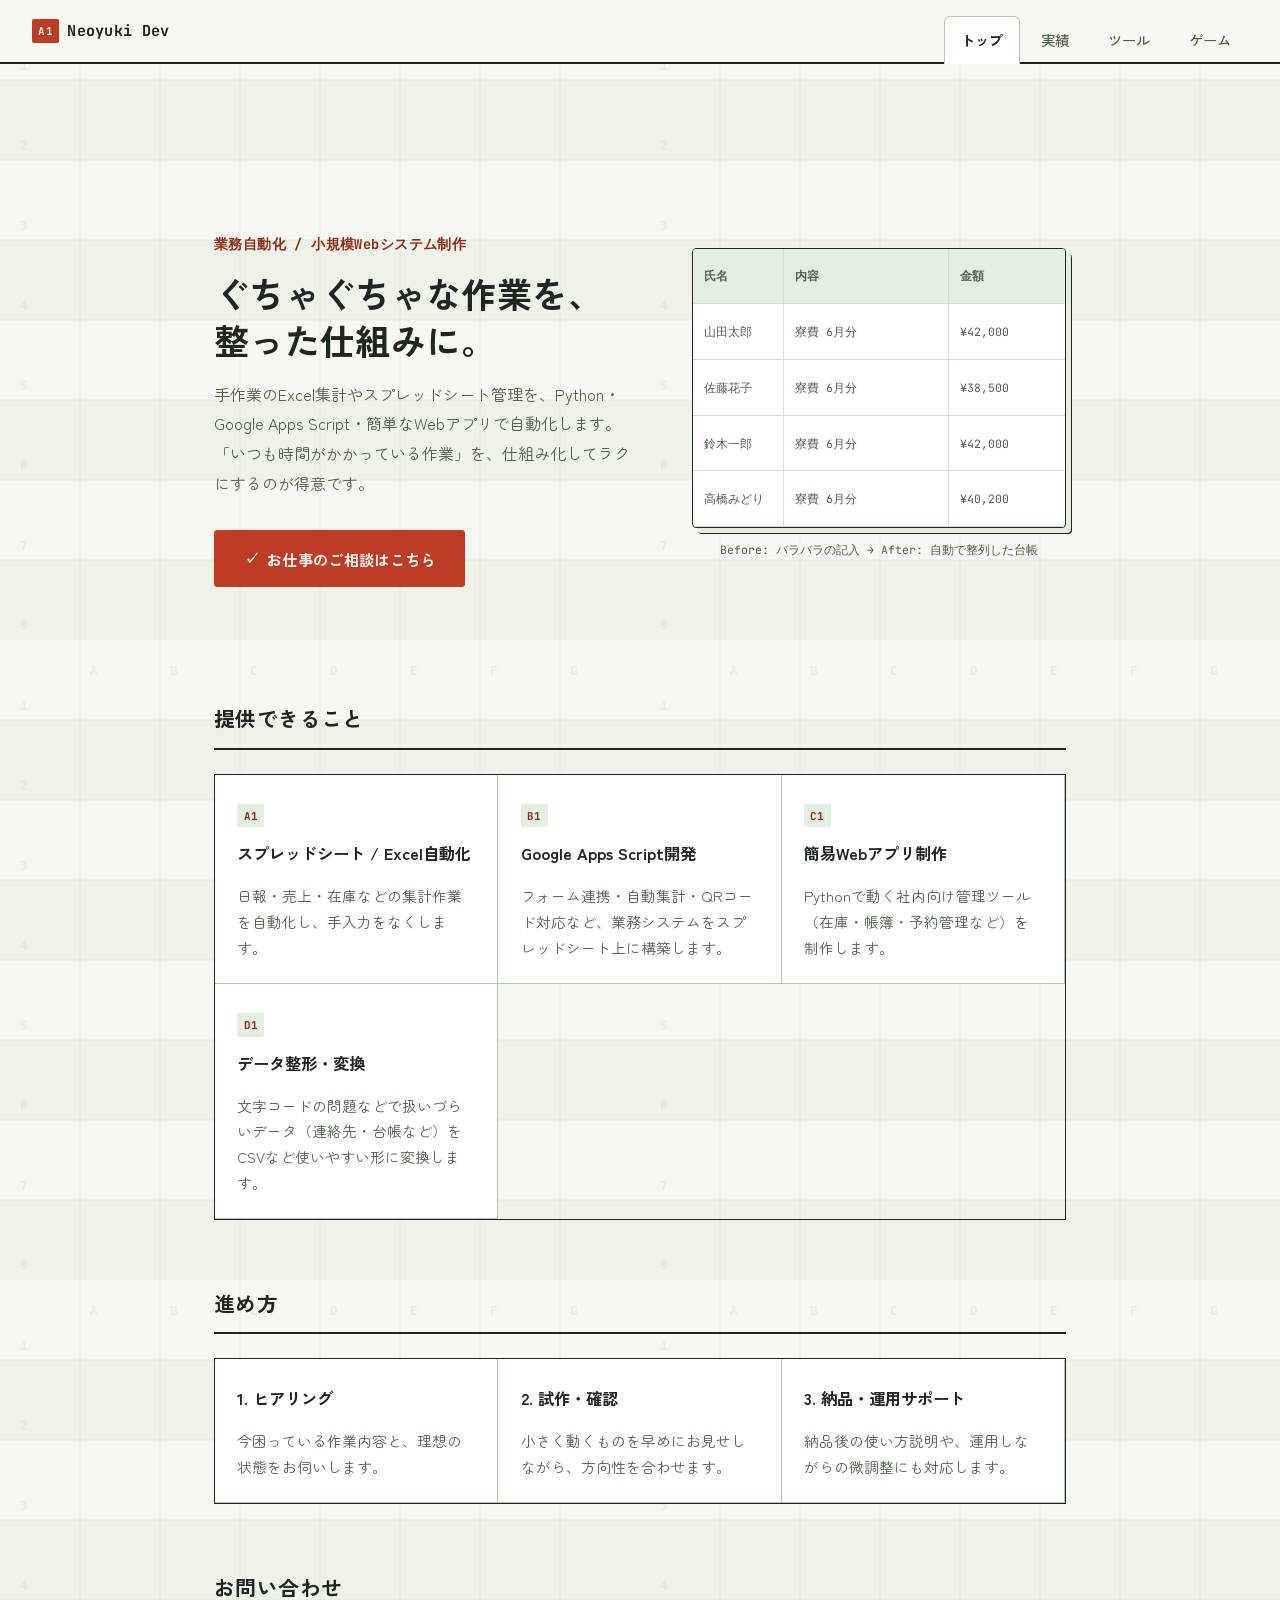
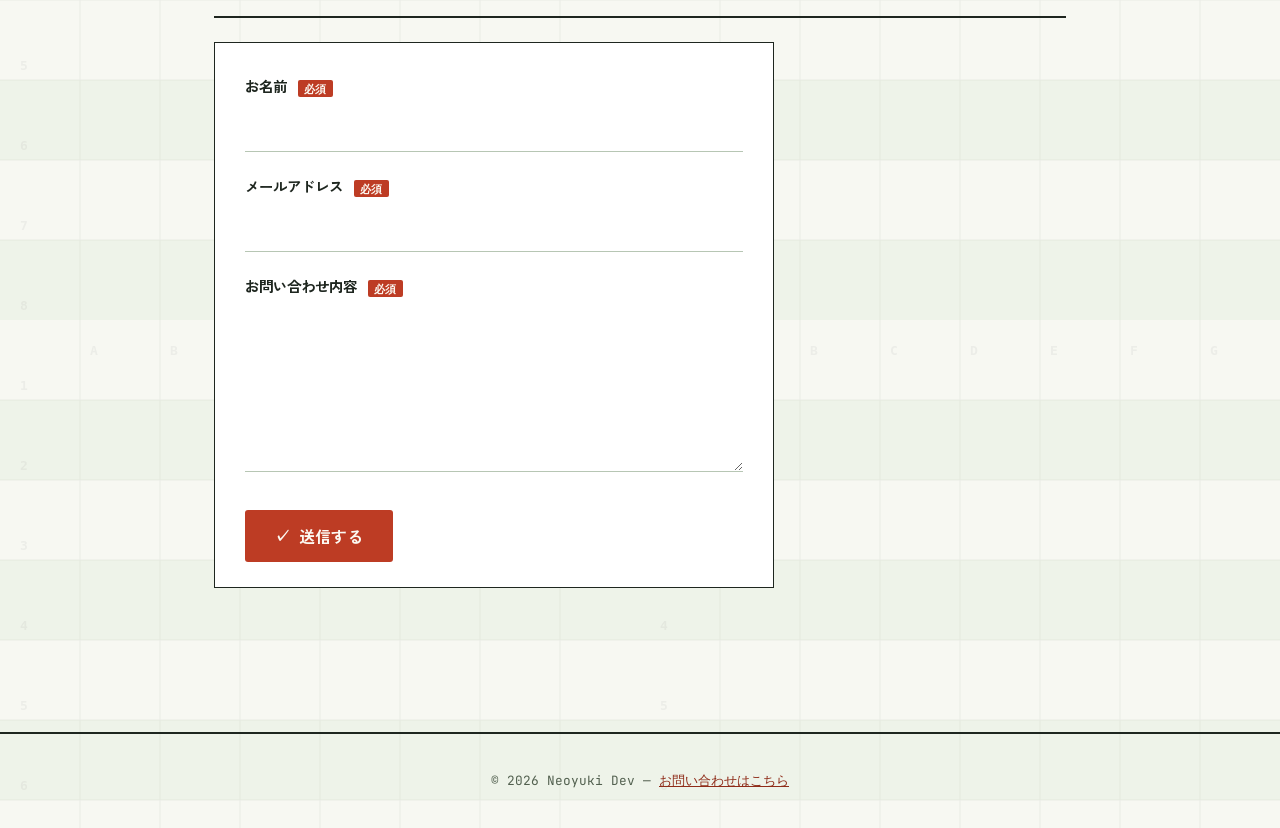
<file: index.html>
<!DOCTYPE html>
<html lang="ja">
<head>
<meta charset="UTF-8">
<meta name="viewport" content="width=device-width, initial-scale=1.0">
<title>Neoyuki Dev | 業務自動化・小規模Webシステム制作</title>
<link rel="preconnect" href="https://fonts.googleapis.com">
<link rel="preconnect" href="https://fonts.gstatic.com" crossorigin>
<link href="https://fonts.googleapis.com/css2?family=Zen+Kaku+Gothic+New:wght@500;700&family=Zen+Maru+Gothic:wght@400;500&family=JetBrains+Mono:wght@500;700&display=swap" rel="stylesheet">
<link rel="stylesheet" href="style.css">
</head>
<body>
<a class="skip-nav" href="#main-content">メインコンテンツへスキップ</a>
<header>
  <div class="logo">Neoyuki Dev</div>
  <nav>
    <a href="index.html" class="active">トップ</a>
    <a href="works.html">実績</a>
    <a href="tools.html">ツール</a>
    <a href="game.html">ゲーム</a>
  </nav>
</header>

<main id="main-content">
  <section class="hero">
    <div class="hero-grid">
      <div>
        <p class="role">業務自動化 / 小規模Webシステム制作</p>
        <h1>ぐちゃぐちゃな作業を、<br>整った仕組みに。</h1>
        <p class="lead">
          手作業のExcel集計やスプレッドシート管理を、Python・Google Apps Script・簡単なWebアプリで自動化します。
          「いつも時間がかかっている作業」を、仕組み化してラクにするのが得意です。
        </p>
        <a class="cta" href="#contact">お仕事のご相談はこちら</a>
      </div>
      <div>
        <div class="tidy-grid" aria-hidden="true">
          <div class="row">
            <span>氏名</span><span>内容</span><span>金額</span>
          </div>
          <div class="row">
            <span>山田太郎</span><span>寮費 6月分</span><span>¥42,000</span>
          </div>
          <div class="row">
            <span>佐藤花子</span><span>寮費 6月分</span><span>¥38,500</span>
          </div>
          <div class="row">
            <span>鈴木一郎</span><span>寮費 6月分</span><span>¥42,000</span>
          </div>
          <div class="row">
            <span>高橋みどり</span><span>寮費 6月分</span><span>¥40,200</span>
          </div>
        </div>
        <p class="tidy-caption">Before: バラバラの記入 → After: 自動で整列した台帳</p>
      </div>
    </div>
  </section>

  <section>
    <h2>提供できること</h2>
    <div class="cards">
      <div class="card">
        <h3>スプレッドシート / Excel自動化</h3>
        <p>日報・売上・在庫などの集計作業を自動化し、手入力をなくします。</p>
      </div>
      <div class="card">
        <h3>Google Apps Script開発</h3>
        <p>フォーム連携・自動集計・QRコード対応など、業務システムをスプレッドシート上に構築します。</p>
      </div>
      <div class="card">
        <h3>簡易Webアプリ制作</h3>
        <p>Pythonで動く社内向け管理ツール（在庫・帳簿・予約管理など）を制作します。</p>
      </div>
      <div class="card">
        <h3>データ整形・変換</h3>
        <p>文字コードの問題などで扱いづらいデータ（連絡先・台帳など）をCSVなど使いやすい形に変換します。</p>
      </div>
    </div>
  </section>

  <section>
    <h2>進め方</h2>
    <div class="cards cards-plain">
      <div class="card">
        <h3>1. ヒアリング</h3>
        <p>今困っている作業内容と、理想の状態をお伺いします。</p>
      </div>
      <div class="card">
        <h3>2. 試作・確認</h3>
        <p>小さく動くものを早めにお見せしながら、方向性を合わせます。</p>
      </div>
      <div class="card">
        <h3>3. 納品・運用サポート</h3>
        <p>納品後の使い方説明や、運用しながらの微調整にも対応します。</p>
      </div>
    </div>
  </section>

  <section id="contact">
    <h2>お問い合わせ</h2>
    <form class="contact-form" action="https://ssgform.com/s/CnlMs32fmS78" method="POST">
      <div class="form-row">
        <label for="contact-name">お名前 <span class="required">必須</span></label>
        <input type="text" id="contact-name" name="お名前" required autocomplete="name">
      </div>
      <div class="form-row">
        <label for="contact-email">メールアドレス <span class="required">必須</span></label>
        <input type="email" id="contact-email" name="メールアドレス" required autocomplete="email">
      </div>
      <div class="form-row">
        <label for="contact-message">お問い合わせ内容 <span class="required">必須</span></label>
        <textarea id="contact-message" name="お問い合わせ内容" rows="6" required></textarea>
      </div>
      <button type="submit" class="cta">送信する</button>
    </form>
  </section>
</main>

<footer>
  &copy; 2026 Neoyuki Dev — <a href="#contact">お問い合わせはこちら</a>
</footer>
</body>
</html>
</file>
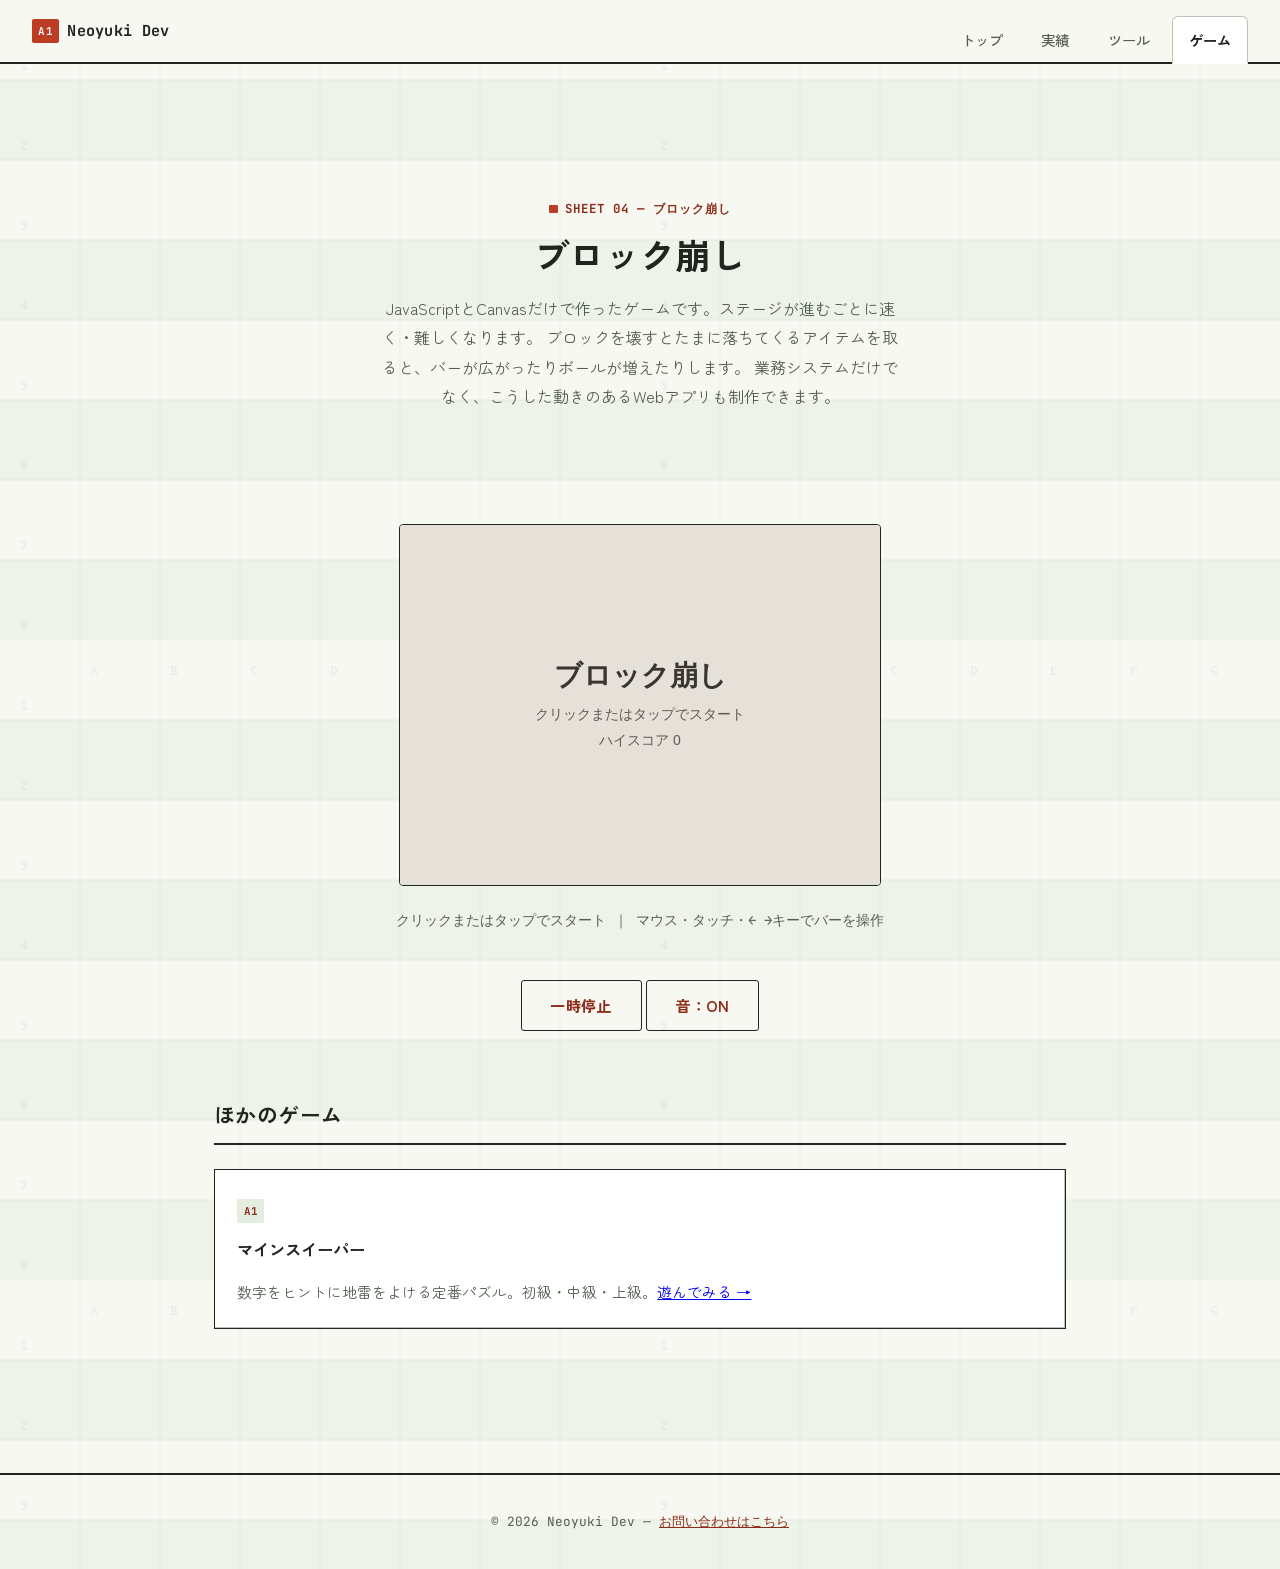
<file: game.html>
<!DOCTYPE html>
<html lang="ja">
<head>
<meta charset="UTF-8">
<meta name="viewport" content="width=device-width, initial-scale=1.0">
<title>ゲーム | Neoyuki Dev</title>
<link rel="preconnect" href="https://fonts.googleapis.com">
<link rel="preconnect" href="https://fonts.gstatic.com" crossorigin>
<link href="https://fonts.googleapis.com/css2?family=Zen+Kaku+Gothic+New:wght@500;700&family=Zen+Maru+Gothic:wght@400;500&family=JetBrains+Mono:wght@500;700&display=swap" rel="stylesheet">
<link rel="stylesheet" href="style.css">
</head>
<body>
<a class="skip-nav" href="#main-content">メインコンテンツへスキップ</a>
<header>
  <div class="logo">Neoyuki Dev</div>
  <nav>
    <a href="index.html">トップ</a>
    <a href="works.html">実績</a>
    <a href="tools.html">ツール</a>
    <a href="game.html" class="active">ゲーム</a>
  </nav>
</header>

<main id="main-content">
  <section class="hero hero-center" style="padding-top:1rem">
    <p class="cell-tag">SHEET 04 — ブロック崩し</p>
    <h1>ブロック崩し</h1>
    <p class="lead">
      JavaScriptとCanvasだけで作ったゲームです。ステージが進むごとに速く・難しくなります。
      ブロックを壊すとたまに落ちてくるアイテムを取ると、バーが広がったりボールが増えたりします。
      業務システムだけでなく、こうした動きのあるWebアプリも制作できます。
    </p>
  </section>

  <section id="game-wrap">
    <canvas id="gameCanvas" width="480" height="360"></canvas>
    <p id="game-status">クリックまたはタップでスタート ｜ マウス・タッチ・← →キーでバーを操作</p>
    <button type="button" id="pause-btn" class="cta cta-sub">一時停止</button>
    <button type="button" id="mute-btn" class="cta cta-sub">音：ON</button>
  </section>

  <section>
    <h2>ほかのゲーム</h2>
    <div class="cards">
      <div class="card">
        <h3>マインスイーパー</h3>
        <p>数字をヒントに地雷をよける定番パズル。初級・中級・上級。<a class="link" href="minesweeper.html">遊んでみる →</a></p>
      </div>
    </div>
  </section>
</main>

<footer>
  &copy; 2026 Neoyuki Dev — <a href="index.html#contact">お問い合わせはこちら</a>
</footer>

<script src="game.js"></script>
</body>
</html>
</file>
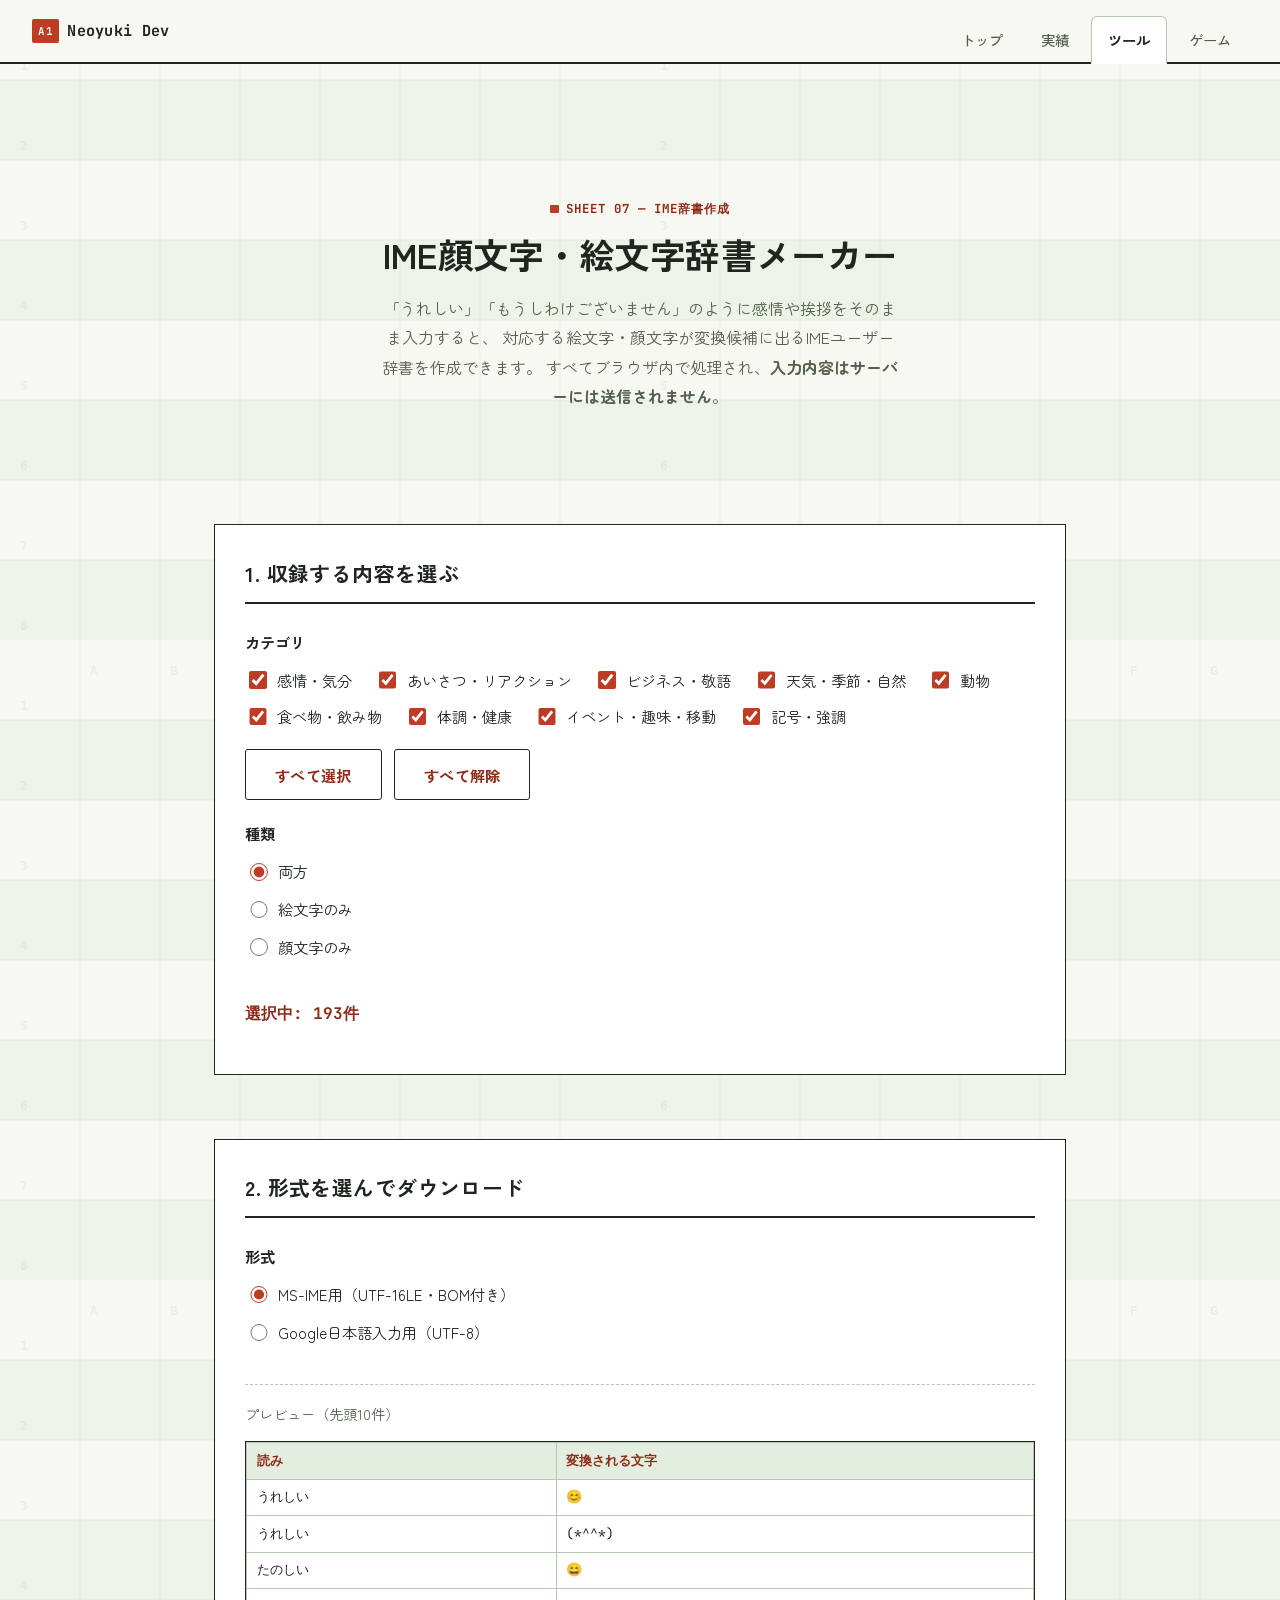
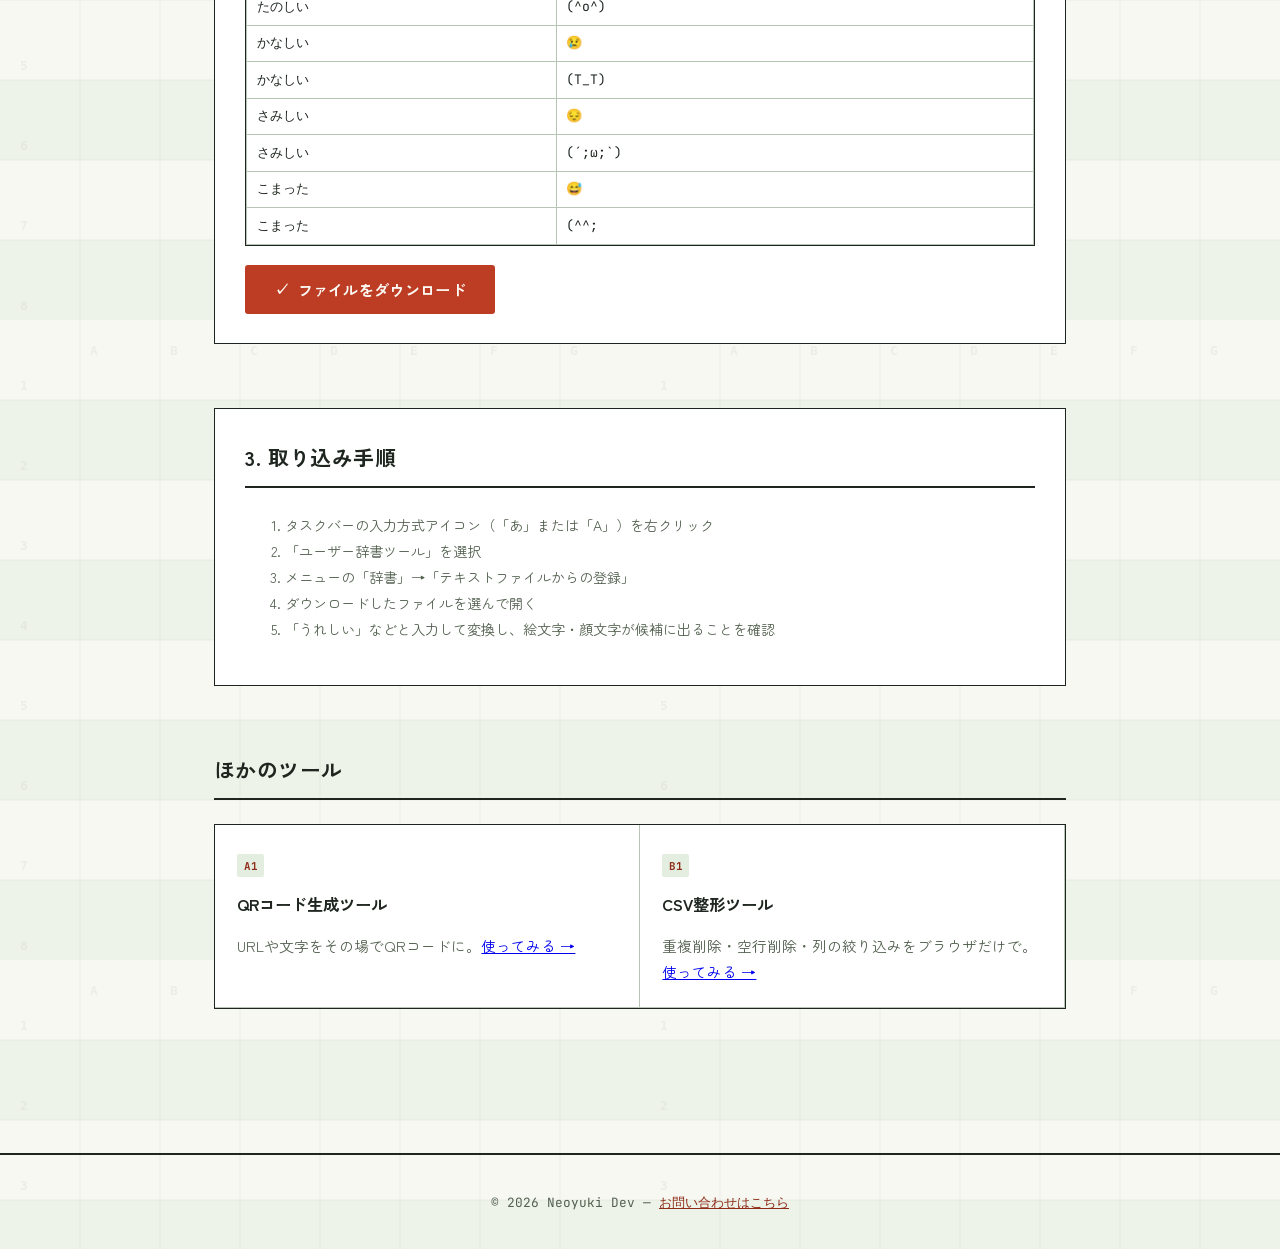
<file: ime-dict.html>
<!DOCTYPE html>
<html lang="ja">
<head>
<meta charset="UTF-8">
<meta name="viewport" content="width=device-width, initial-scale=1.0">
<title>IME顔文字・絵文字辞書メーカー | Neoyuki Dev</title>
<link rel="preconnect" href="https://fonts.googleapis.com">
<link rel="preconnect" href="https://fonts.gstatic.com" crossorigin>
<link href="https://fonts.googleapis.com/css2?family=Zen+Kaku+Gothic+New:wght@500;700&family=Zen+Maru+Gothic:wght@400;500&family=JetBrains+Mono:wght@500;700&display=swap" rel="stylesheet">
<link rel="stylesheet" href="style.css">
</head>
<body>
<a class="skip-nav" href="#main-content">メインコンテンツへスキップ</a>
<header>
  <div class="logo">Neoyuki Dev</div>
  <nav>
    <a href="index.html">トップ</a>
    <a href="works.html">実績</a>
    <a href="tools.html" class="active">ツール</a>
    <a href="game.html">ゲーム</a>
  </nav>
</header>

<main id="main-content">
  <section class="hero hero-center" style="padding-top:1rem">
    <p class="cell-tag">SHEET 07 — IME辞書作成</p>
    <h1>IME顔文字・絵文字辞書メーカー</h1>
    <p class="lead">
      「うれしい」「もうしわけございません」のように感情や挨拶をそのまま入力すると、
      対応する絵文字・顔文字が変換候補に出るIMEユーザー辞書を作成できます。
      すべてブラウザ内で処理され、<strong>入力内容はサーバーには送信されません</strong>。
    </p>
  </section>

  <section class="tool-panel">
    <h2>1. 収録する内容を選ぶ</h2>
    <fieldset class="option-group">
      <legend>カテゴリ</legend>
      <div id="category-list"></div>
      <div class="result-actions">
        <button type="button" class="cta cta-sub" id="select-all-btn">すべて選択</button>
        <button type="button" class="cta cta-sub" id="deselect-all-btn">すべて解除</button>
      </div>
    </fieldset>
    <fieldset class="option-group">
      <legend>種類</legend>
      <div class="option-row">
        <label><input type="radio" name="dict-type" value="both" checked> 両方</label>
        <label><input type="radio" name="dict-type" value="emoji"> 絵文字のみ</label>
        <label><input type="radio" name="dict-type" value="kaomoji"> 顔文字のみ</label>
      </div>
    </fieldset>
    <p class="stats" id="dict-count" role="status"></p>
  </section>

  <section class="tool-panel">
    <h2>2. 形式を選んでダウンロード</h2>
    <fieldset class="option-group">
      <legend>形式</legend>
      <div class="option-row">
        <label><input type="radio" name="dict-format" value="msime" checked> MS-IME用（UTF-16LE・BOM付き）</label>
        <label><input type="radio" name="dict-format" value="google"> Google日本語入力用（UTF-8）</label>
      </div>
    </fieldset>
    <div class="column-picker">
      <p class="picker-note">プレビュー（先頭10件）</p>
      <div class="table-scroll">
        <table class="preview-table" id="dict-preview">
          <thead><tr><th>読み</th><th>変換される文字</th></tr></thead>
          <tbody id="dict-preview-body"></tbody>
        </table>
      </div>
    </div>
    <div class="result-actions">
      <button type="button" class="cta" id="dict-download">ファイルをダウンロード</button>
    </div>
  </section>

  <section class="tool-panel" id="dict-error" hidden role="alert">
    <h2>⚠ ダウンロードできません</h2>
    <p class="picker-note">1件以上選んでください。</p>
  </section>

  <section class="tool-panel">
    <h2>3. 取り込み手順</h2>
    <div id="instructions-msime">
      <ol class="picker-note">
        <li>タスクバーの入力方式アイコン（「あ」または「A」）を右クリック</li>
        <li>「ユーザー辞書ツール」を選択</li>
        <li>メニューの「辞書」→「テキストファイルからの登録」</li>
        <li>ダウンロードしたファイルを選んで開く</li>
        <li>「うれしい」などと入力して変換し、絵文字・顔文字が候補に出ることを確認</li>
      </ol>
    </div>
    <div id="instructions-google" hidden>
      <ol class="picker-note">
        <li>タスクバーのIMEアイコンを右クリック（または「Google 日本語入力 辞書ツール」を検索して起動）</li>
        <li>メニューの「管理」→「新規辞書にインポート」（または「選択した辞書にインポート」）</li>
        <li>ダウンロードしたファイルを選んで開く</li>
        <li>「うれしい」などと入力して変換し、絵文字・顔文字が候補に出ることを確認</li>
      </ol>
    </div>
  </section>

  <section>
    <h2>ほかのツール</h2>
    <div class="cards">
      <div class="card">
        <h3>QRコード生成ツール</h3>
        <p>URLや文字をその場でQRコードに。<a class="link" href="qr.html">使ってみる →</a></p>
      </div>
      <div class="card">
        <h3>CSV整形ツール</h3>
        <p>重複削除・空行削除・列の絞り込みをブラウザだけで。<a class="link" href="tools.html">使ってみる →</a></p>
      </div>
    </div>
  </section>
</main>

<footer>
  &copy; 2026 Neoyuki Dev — <a href="index.html#contact">お問い合わせはこちら</a>
</footer>

<script src="ime-dict.js"></script>
</body>
</html>
</file>
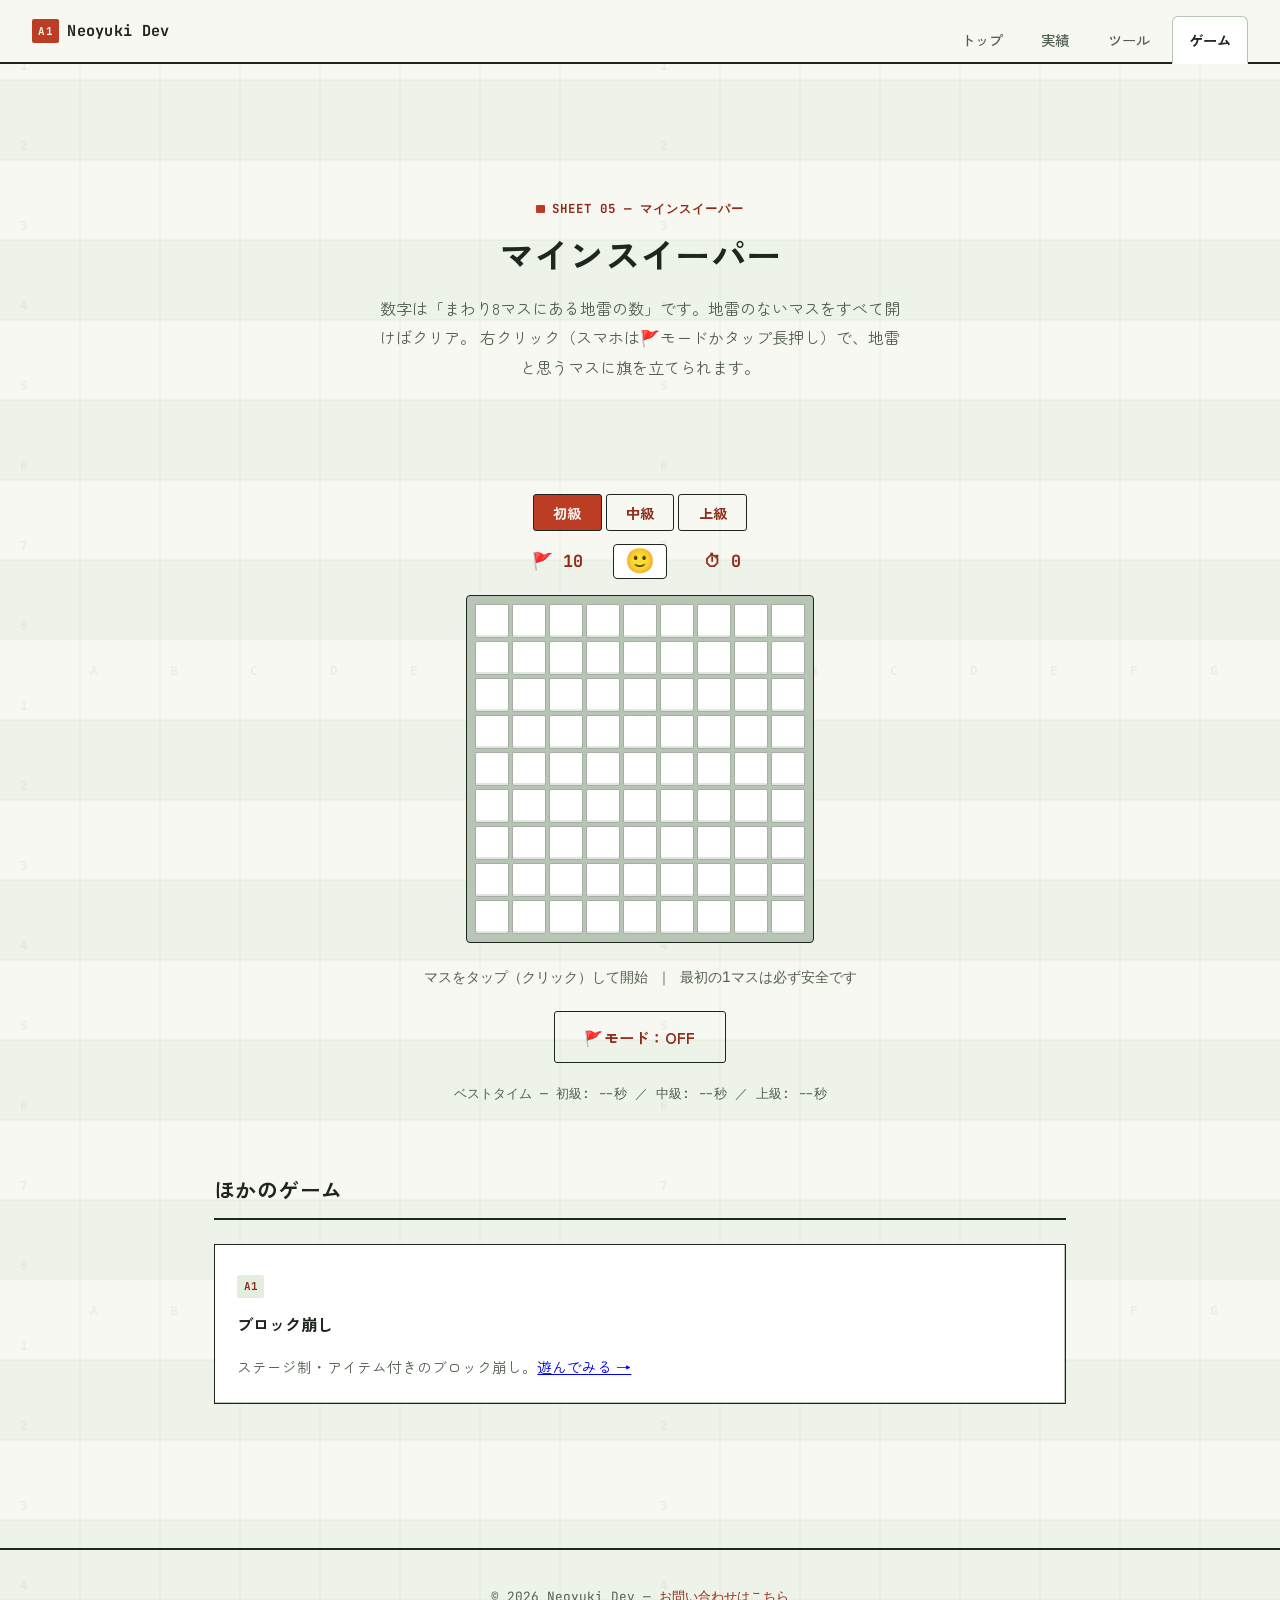
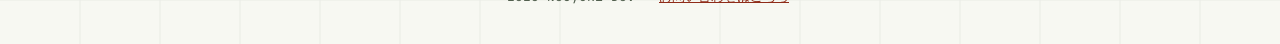
<file: minesweeper.html>
<!DOCTYPE html>
<html lang="ja">
<head>
<meta charset="UTF-8">
<meta name="viewport" content="width=device-width, initial-scale=1.0">
<title>マインスイーパー | Neoyuki Dev</title>
<link rel="preconnect" href="https://fonts.googleapis.com">
<link rel="preconnect" href="https://fonts.gstatic.com" crossorigin>
<link href="https://fonts.googleapis.com/css2?family=Zen+Kaku+Gothic+New:wght@500;700&family=Zen+Maru+Gothic:wght@400;500&family=JetBrains+Mono:wght@500;700&display=swap" rel="stylesheet">
<link rel="stylesheet" href="style.css">
</head>
<body>
<a class="skip-nav" href="#main-content">メインコンテンツへスキップ</a>
<header>
  <div class="logo">Neoyuki Dev</div>
  <nav>
    <a href="index.html">トップ</a>
    <a href="works.html">実績</a>
    <a href="tools.html">ツール</a>
    <a href="game.html" class="active">ゲーム</a>
  </nav>
</header>

<main id="main-content">
  <section class="hero hero-center" style="padding-top:1rem">
    <p class="cell-tag">SHEET 05 — マインスイーパー</p>
    <h1>マインスイーパー</h1>
    <p class="lead">
      数字は「まわり8マスにある地雷の数」です。地雷のないマスをすべて開けばクリア。
      右クリック（スマホは🚩モードかタップ長押し）で、地雷と思うマスに旗を立てられます。
    </p>
  </section>

  <section id="ms-wrap">
    <div class="ms-hud">
      <div class="ms-level" role="group" aria-label="難易度">
        <button type="button" class="cta cta-sub ms-level-btn active" data-level="easy">初級</button>
        <button type="button" class="cta cta-sub ms-level-btn" data-level="normal">中級</button>
        <button type="button" class="cta cta-sub ms-level-btn" data-level="hard">上級</button>
      </div>
      <div class="ms-meters">
        <span class="ms-meter">🚩 <span id="ms-mines">10</span></span>
        <button type="button" id="ms-reset" aria-label="はじめから">🙂</button>
        <span class="ms-meter">⏱ <span id="ms-time">0</span></span>
      </div>
    </div>

    <div class="board-scroll">
      <div id="ms-board" aria-label="マインスイーパーの盤面"></div>
    </div>

    <p id="ms-status">マスをタップ（クリック）して開始 ｜ 最初の1マスは必ず安全です</p>
    <button type="button" id="ms-flag-mode" class="cta cta-sub">🚩モード：OFF</button>
    <p class="ms-best">ベストタイム — 初級: <span id="ms-best-easy">--</span>秒 ／ 中級: <span id="ms-best-normal">--</span>秒 ／ 上級: <span id="ms-best-hard">--</span>秒</p>
  </section>

  <section>
    <h2>ほかのゲーム</h2>
    <div class="cards">
      <div class="card">
        <h3>ブロック崩し</h3>
        <p>ステージ制・アイテム付きのブロック崩し。<a class="link" href="game.html">遊んでみる →</a></p>
      </div>
    </div>
  </section>
</main>

<footer>
  &copy; 2026 Neoyuki Dev — <a href="index.html#contact">お問い合わせはこちら</a>
</footer>

<script src="minesweeper.js"></script>
</body>
</html>
</file>
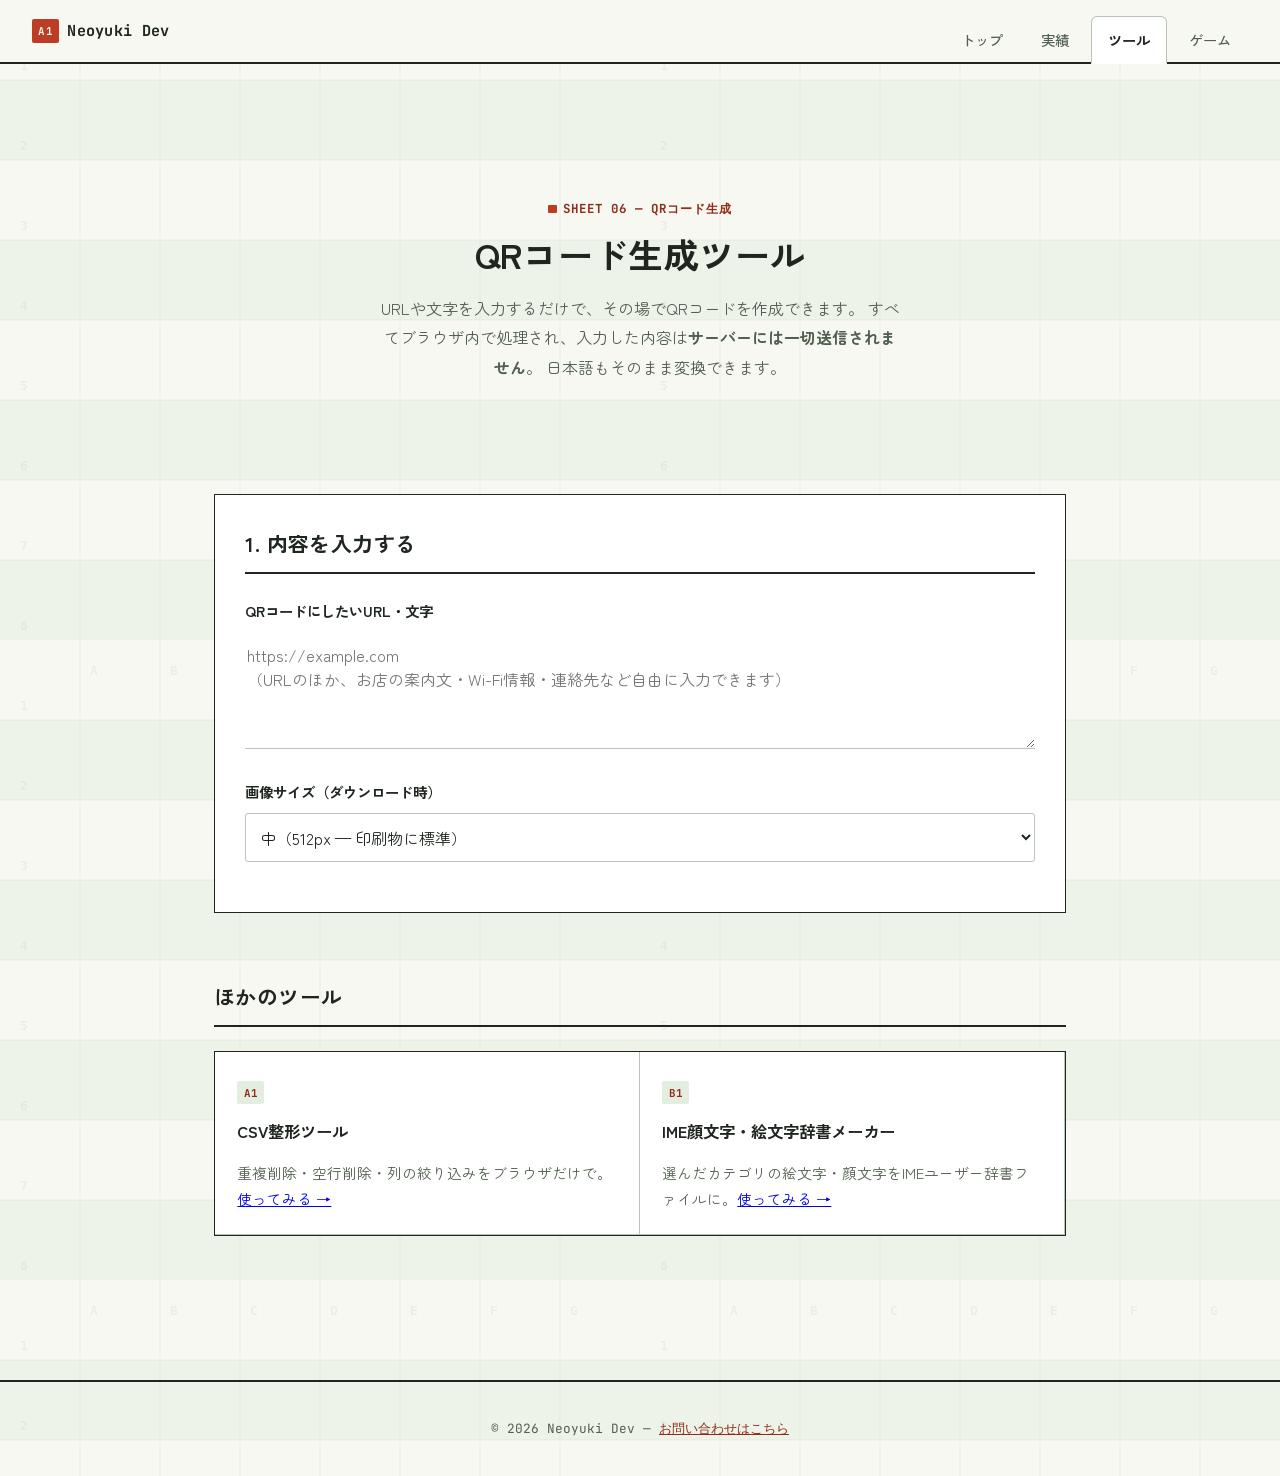
<file: qr.html>
<!DOCTYPE html>
<html lang="ja">
<head>
<meta charset="UTF-8">
<meta name="viewport" content="width=device-width, initial-scale=1.0">
<title>QRコード生成ツール | Neoyuki Dev</title>
<link rel="preconnect" href="https://fonts.googleapis.com">
<link rel="preconnect" href="https://fonts.gstatic.com" crossorigin>
<link href="https://fonts.googleapis.com/css2?family=Zen+Kaku+Gothic+New:wght@500;700&family=Zen+Maru+Gothic:wght@400;500&family=JetBrains+Mono:wght@500;700&display=swap" rel="stylesheet">
<link rel="stylesheet" href="style.css">
</head>
<body>
<a class="skip-nav" href="#main-content">メインコンテンツへスキップ</a>
<header>
  <div class="logo">Neoyuki Dev</div>
  <nav>
    <a href="index.html">トップ</a>
    <a href="works.html">実績</a>
    <a href="tools.html" class="active">ツール</a>
    <a href="game.html">ゲーム</a>
  </nav>
</header>

<main id="main-content">
  <section class="hero hero-center" style="padding-top:1rem">
    <p class="cell-tag">SHEET 06 — QRコード生成</p>
    <h1>QRコード生成ツール</h1>
    <p class="lead">
      URLや文字を入力するだけで、その場でQRコードを作成できます。
      すべてブラウザ内で処理され、入力した内容は<strong>サーバーには一切送信されません</strong>。
      日本語もそのまま変換できます。
    </p>
  </section>

  <section class="tool-panel">
    <h2>1. 内容を入力する</h2>
    <div class="form-row">
      <label for="qr-input">QRコードにしたいURL・文字</label>
      <textarea id="qr-input" rows="4" placeholder="https://example.com&#10;（URLのほか、お店の案内文・Wi-Fi情報・連絡先など自由に入力できます）"></textarea>
    </div>
    <div class="form-row">
      <label for="qr-size">画像サイズ（ダウンロード時）</label>
      <select id="qr-size">
        <option value="256">小（256px — 画面表示用）</option>
        <option value="512" selected>中（512px — 印刷物に標準）</option>
        <option value="1024">大（1024px — ポスターなど大きな印刷物）</option>
      </select>
    </div>
  </section>

  <section class="tool-panel" id="qr-result" hidden>
    <h2>2. できあがり</h2>
    <div class="qr-preview">
      <canvas id="qr-canvas" role="img" aria-label="生成されたQRコード"></canvas>
    </div>
    <p id="qr-status" class="stats" role="status"></p>
    <p class="picker-note">スマホのカメラをかざして、正しく読み取れるか確認してからお使いください。</p>
    <div class="result-actions">
      <button type="button" class="cta" id="qr-download">画像をダウンロード（PNG）</button>
      <button type="button" class="cta cta-sub" id="qr-copy">画像をコピー</button>
    </div>
  </section>

  <section class="tool-panel" id="qr-error" hidden>
    <h2>⚠ 変換できませんでした</h2>
    <p id="qr-error-msg" class="picker-note"></p>
  </section>

  <section>
    <h2>ほかのツール</h2>
    <div class="cards">
      <div class="card">
        <h3>CSV整形ツール</h3>
        <p>重複削除・空行削除・列の絞り込みをブラウザだけで。<a class="link" href="tools.html">使ってみる →</a></p>
      </div>
      <div class="card">
        <h3>IME顔文字・絵文字辞書メーカー</h3>
        <p>選んだカテゴリの絵文字・顔文字をIMEユーザー辞書ファイルに。<a class="link" href="ime-dict.html">使ってみる →</a></p>
      </div>
    </div>
  </section>
</main>

<footer>
  &copy; 2026 Neoyuki Dev — <a href="index.html#contact">お問い合わせはこちら</a>
</footer>

<script src="qrcode.js"></script>
<script src="qr.js"></script>
</body>
</html>
</file>
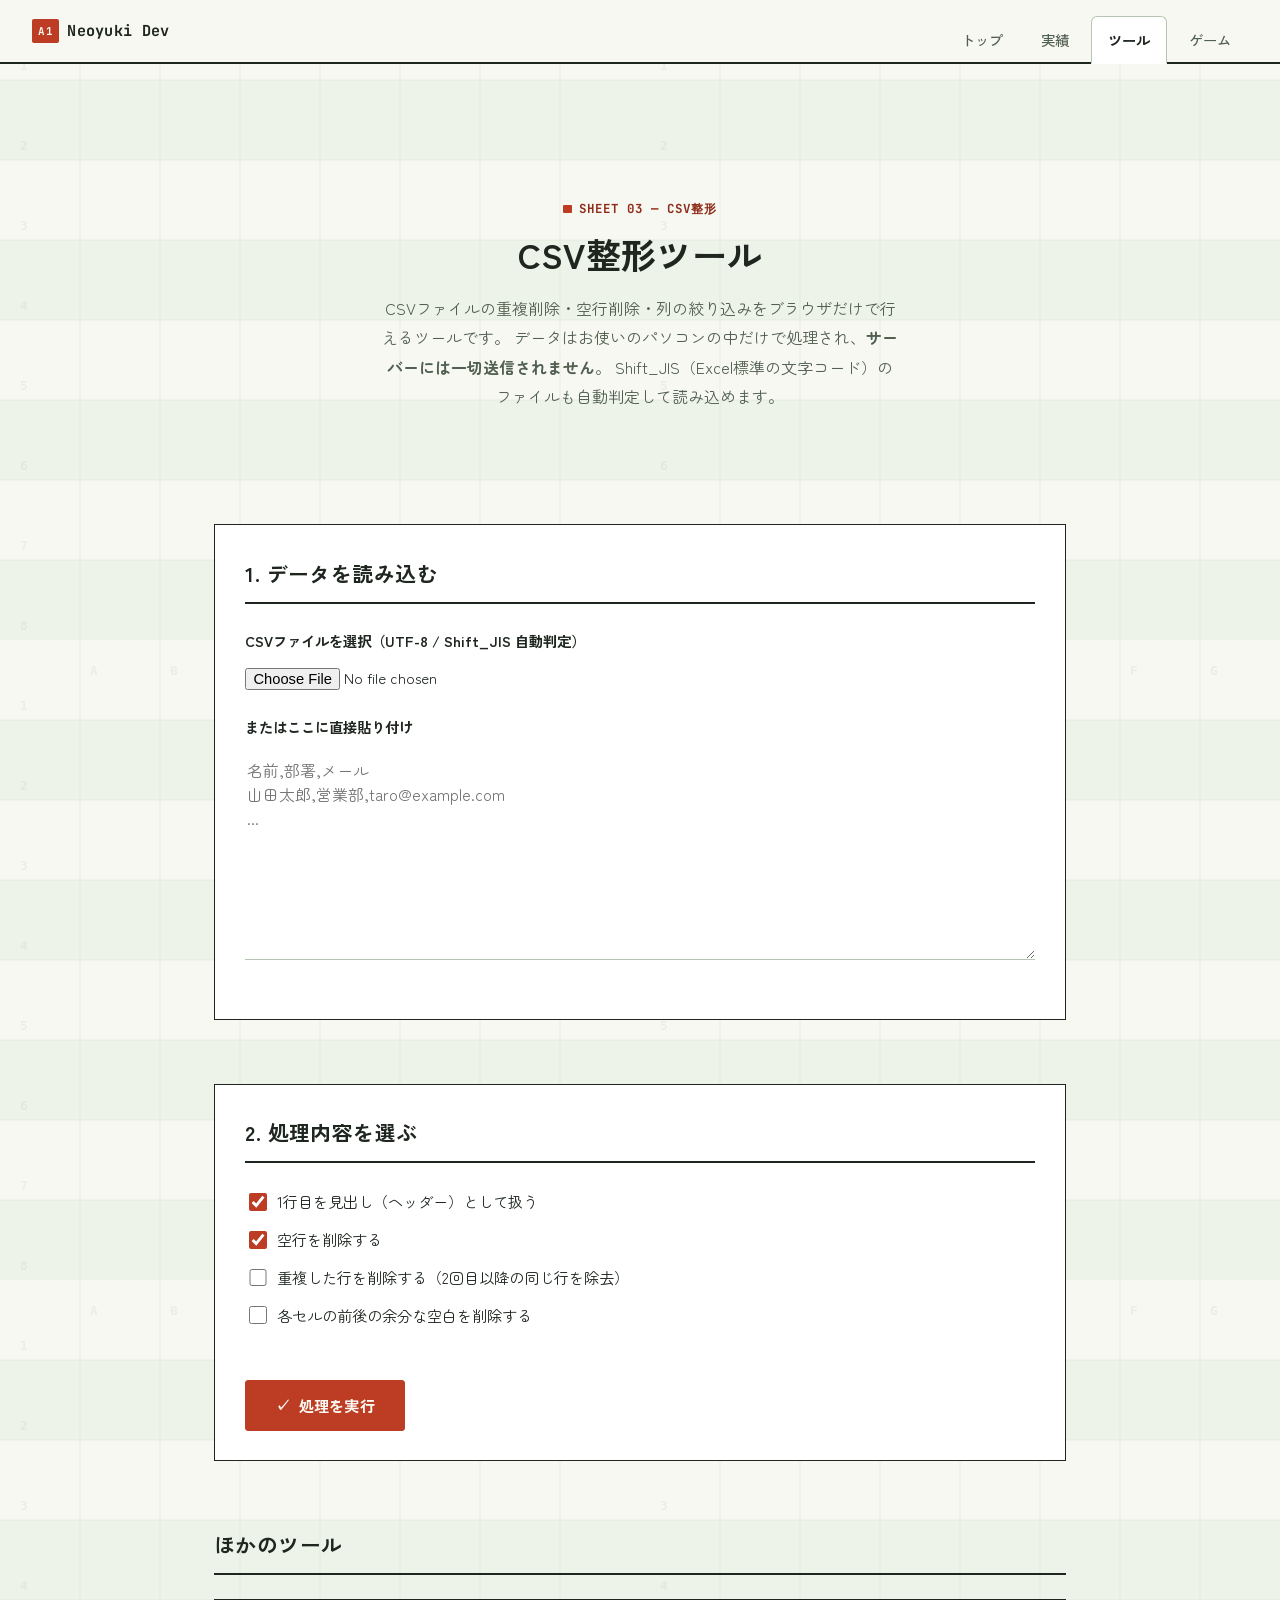
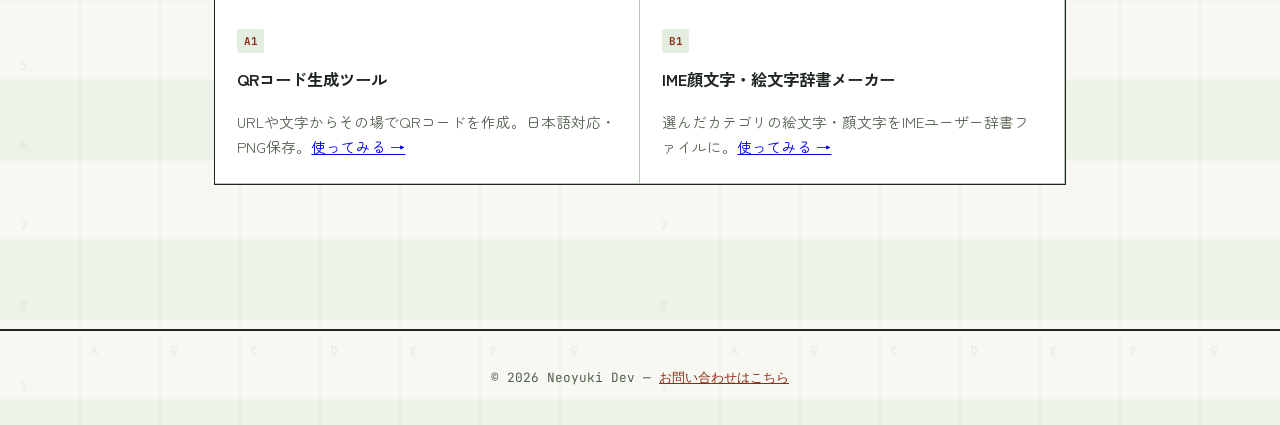
<file: tools.html>
<!DOCTYPE html>
<html lang="ja">
<head>
<meta charset="UTF-8">
<meta name="viewport" content="width=device-width, initial-scale=1.0">
<title>CSV整形ツール | Neoyuki Dev</title>
<link rel="preconnect" href="https://fonts.googleapis.com">
<link rel="preconnect" href="https://fonts.gstatic.com" crossorigin>
<link href="https://fonts.googleapis.com/css2?family=Zen+Kaku+Gothic+New:wght@500;700&family=Zen+Maru+Gothic:wght@400;500&family=JetBrains+Mono:wght@500;700&display=swap" rel="stylesheet">
<link rel="stylesheet" href="style.css">
</head>
<body>
<a class="skip-nav" href="#main-content">メインコンテンツへスキップ</a>
<header>
  <div class="logo">Neoyuki Dev</div>
  <nav>
    <a href="index.html">トップ</a>
    <a href="works.html">実績</a>
    <a href="tools.html" class="active">ツール</a>
    <a href="game.html">ゲーム</a>
  </nav>
</header>

<main id="main-content">
  <section class="hero hero-center" style="padding-top:1rem">
    <p class="cell-tag">SHEET 03 — CSV整形</p>
    <h1>CSV整形ツール</h1>
    <p class="lead">
      CSVファイルの重複削除・空行削除・列の絞り込みをブラウザだけで行えるツールです。
      データはお使いのパソコンの中だけで処理され、<strong>サーバーには一切送信されません</strong>。
      Shift_JIS（Excel標準の文字コード）のファイルも自動判定して読み込めます。
    </p>
  </section>

  <section class="tool-panel">
    <h2>1. データを読み込む</h2>
    <div class="form-row">
      <label for="csv-file">CSVファイルを選択（UTF-8 / Shift_JIS 自動判定）</label>
      <input type="file" id="csv-file" accept=".csv,.txt,text/csv">
    </div>
    <div class="form-row">
      <label for="csv-text">またはここに直接貼り付け</label>
      <textarea id="csv-text" rows="8" placeholder="名前,部署,メール&#10;山田太郎,営業部,taro@example.com&#10;..."></textarea>
    </div>
  </section>

  <section class="tool-panel">
    <h2>2. 処理内容を選ぶ</h2>
    <div class="option-row">
      <label><input type="checkbox" id="opt-header" checked> 1行目を見出し（ヘッダー）として扱う</label>
      <label><input type="checkbox" id="opt-empty" checked> 空行を削除する</label>
      <label><input type="checkbox" id="opt-dup"> 重複した行を削除する（2回目以降の同じ行を除去）</label>
      <label><input type="checkbox" id="opt-trim"> 各セルの前後の余分な空白を削除する</label>
    </div>
    <div id="column-picker" class="column-picker" hidden>
      <p class="picker-note">残したい列にチェックを入れてください：</p>
      <div id="column-list"></div>
    </div>
    <button type="button" class="cta" id="run-btn">処理を実行</button>
  </section>

  <section class="tool-panel" id="result-panel" hidden>
    <h2>3. 結果</h2>
    <p id="stats" class="stats" role="status"></p>
    <div class="table-scroll">
      <table class="preview-table" id="preview-table"></table>
    </div>
    <p class="picker-note" id="preview-note"></p>
    <div class="result-actions">
      <button type="button" class="cta" id="download-btn">CSVをダウンロード（Excel対応）</button>
      <button type="button" class="cta cta-sub" id="copy-btn">クリップボードにコピー</button>
    </div>
  </section>

  <section>
    <h2>ほかのツール</h2>
    <div class="cards">
      <div class="card">
        <h3>QRコード生成ツール</h3>
        <p>URLや文字からその場でQRコードを作成。日本語対応・PNG保存。<a class="link" href="qr.html">使ってみる →</a></p>
      </div>
      <div class="card">
        <h3>IME顔文字・絵文字辞書メーカー</h3>
        <p>選んだカテゴリの絵文字・顔文字をIMEユーザー辞書ファイルに。<a class="link" href="ime-dict.html">使ってみる →</a></p>
      </div>
    </div>
  </section>
</main>

<footer>
  &copy; 2026 Neoyuki Dev — <a href="index.html#contact">お問い合わせはこちら</a>
</footer>

<script src="tools.js"></script>
</body>
</html>
</file>
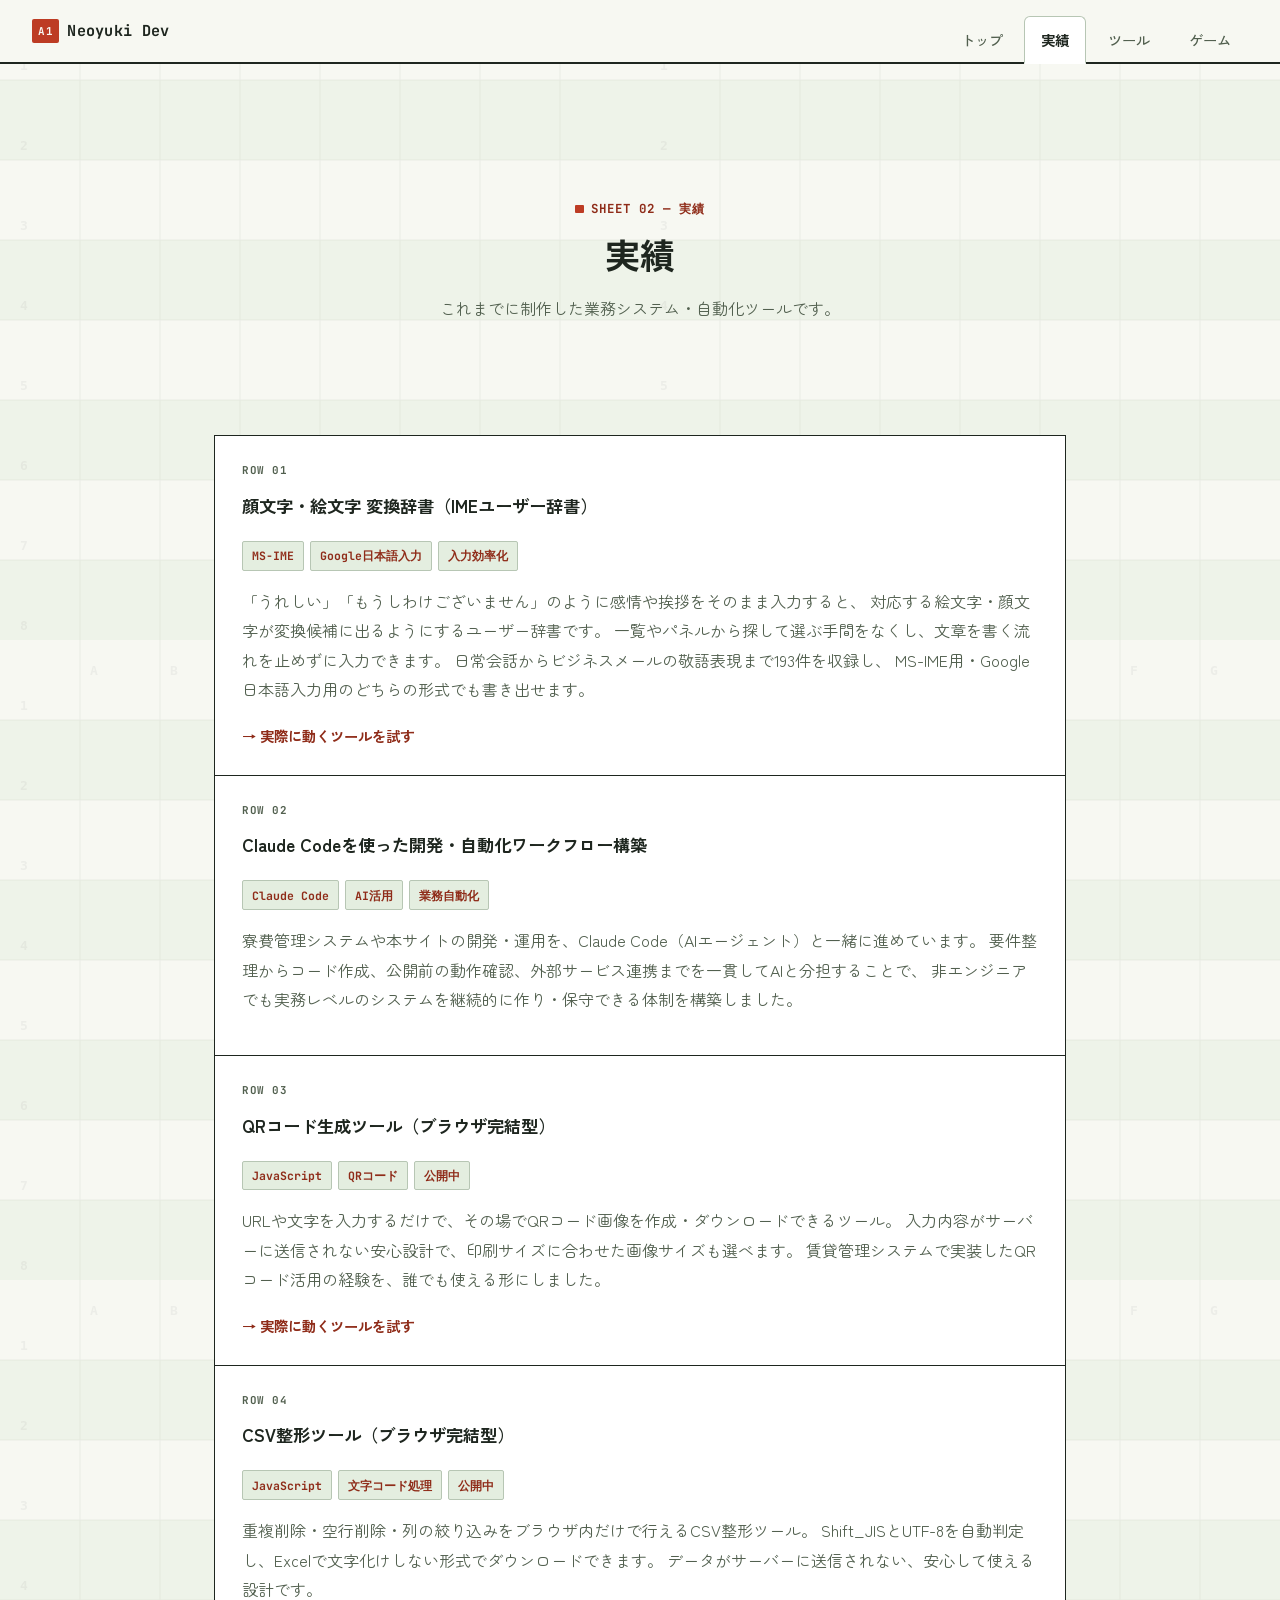
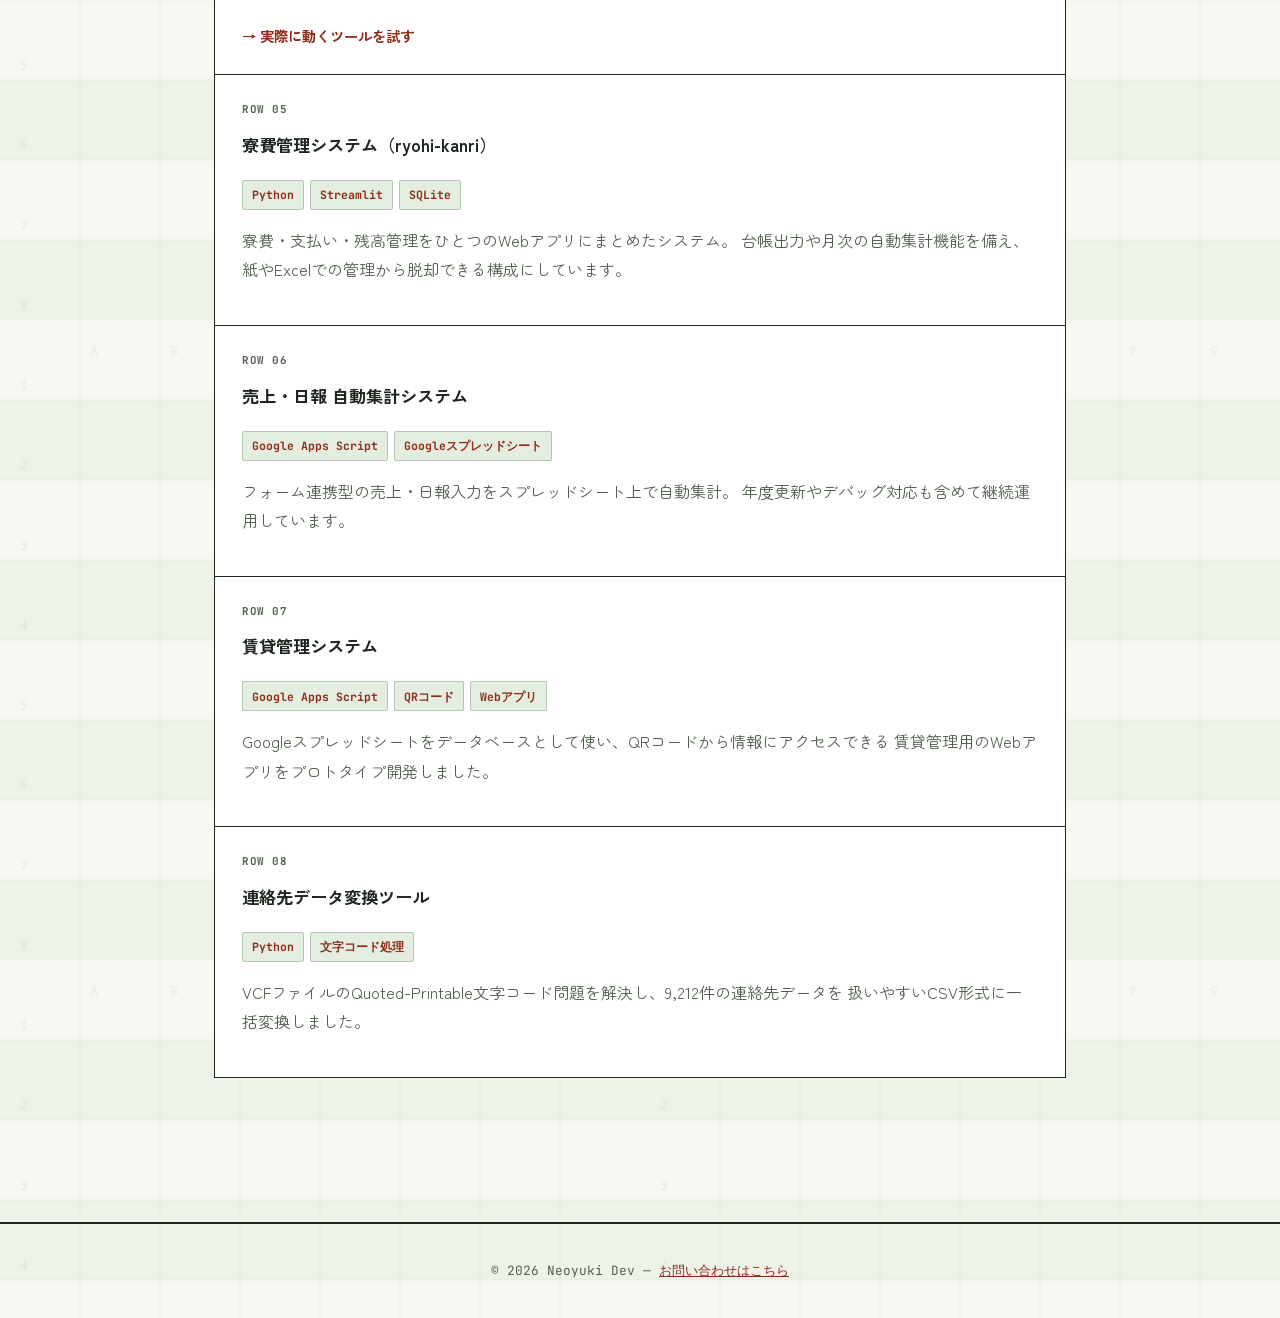
<file: works.html>
<!DOCTYPE html>
<html lang="ja">
<head>
<meta charset="UTF-8">
<meta name="viewport" content="width=device-width, initial-scale=1.0">
<title>実績 | Neoyuki Dev</title>
<link rel="preconnect" href="https://fonts.googleapis.com">
<link rel="preconnect" href="https://fonts.gstatic.com" crossorigin>
<link href="https://fonts.googleapis.com/css2?family=Zen+Kaku+Gothic+New:wght@500;700&family=Zen+Maru+Gothic:wght@400;500&family=JetBrains+Mono:wght@500;700&display=swap" rel="stylesheet">
<link rel="stylesheet" href="style.css">
</head>
<body>
<a class="skip-nav" href="#main-content">メインコンテンツへスキップ</a>
<header>
  <div class="logo">Neoyuki Dev</div>
  <nav>
    <a href="index.html">トップ</a>
    <a href="works.html" class="active">実績</a>
    <a href="tools.html">ツール</a>
    <a href="game.html">ゲーム</a>
  </nav>
</header>

<main id="main-content">
  <section class="hero hero-center" style="padding-top:1rem">
    <p class="cell-tag">SHEET 02 — 実績</p>
    <h1>実績</h1>
    <p class="lead">これまでに制作した業務システム・自動化ツールです。</p>
  </section>

  <section>
    <div class="work">
      <h3>顔文字・絵文字 変換辞書（IMEユーザー辞書）</h3>
      <div class="tags"><span>MS-IME</span><span>Google日本語入力</span><span>入力効率化</span></div>
      <p>
        「うれしい」「もうしわけございません」のように感情や挨拶をそのまま入力すると、
        対応する絵文字・顔文字が変換候補に出るようにするユーザー辞書です。
        一覧やパネルから探して選ぶ手間をなくし、文章を書く流れを止めずに入力できます。
        日常会話からビジネスメールの敬語表現まで193件を収録し、
        MS-IME用・Google日本語入力用のどちらの形式でも書き出せます。
      </p>
      <a class="link" href="ime-dict.html">→ 実際に動くツールを試す</a>
    </div>

    <div class="work">
      <h3>Claude Codeを使った開発・自動化ワークフロー構築</h3>
      <div class="tags"><span>Claude Code</span><span>AI活用</span><span>業務自動化</span></div>
      <p>
        寮費管理システムや本サイトの開発・運用を、Claude Code（AIエージェント）と一緒に進めています。
        要件整理からコード作成、公開前の動作確認、外部サービス連携までを一貫してAIと分担することで、
        非エンジニアでも実務レベルのシステムを継続的に作り・保守できる体制を構築しました。
      </p>
    </div>

    <div class="work">
      <h3>QRコード生成ツール（ブラウザ完結型）</h3>
      <div class="tags"><span>JavaScript</span><span>QRコード</span><span>公開中</span></div>
      <p>
        URLや文字を入力するだけで、その場でQRコード画像を作成・ダウンロードできるツール。
        入力内容がサーバーに送信されない安心設計で、印刷サイズに合わせた画像サイズも選べます。
        賃貸管理システムで実装したQRコード活用の経験を、誰でも使える形にしました。
      </p>
      <a class="link" href="qr.html">→ 実際に動くツールを試す</a>
    </div>

    <div class="work">
      <h3>CSV整形ツール（ブラウザ完結型）</h3>
      <div class="tags"><span>JavaScript</span><span>文字コード処理</span><span>公開中</span></div>
      <p>
        重複削除・空行削除・列の絞り込みをブラウザ内だけで行えるCSV整形ツール。
        Shift_JISとUTF-8を自動判定し、Excelで文字化けしない形式でダウンロードできます。
        データがサーバーに送信されない、安心して使える設計です。
      </p>
      <a class="link" href="tools.html">→ 実際に動くツールを試す</a>
    </div>

    <div class="work">
      <h3>寮費管理システム（ryohi-kanri）</h3>
      <div class="tags"><span>Python</span><span>Streamlit</span><span>SQLite</span></div>
      <p>
        寮費・支払い・残高管理をひとつのWebアプリにまとめたシステム。
        台帳出力や月次の自動集計機能を備え、紙やExcelでの管理から脱却できる構成にしています。
      </p>
    </div>

    <div class="work">
      <h3>売上・日報 自動集計システム</h3>
      <div class="tags"><span>Google Apps Script</span><span>Googleスプレッドシート</span></div>
      <p>
        フォーム連携型の売上・日報入力をスプレッドシート上で自動集計。
        年度更新やデバッグ対応も含めて継続運用しています。
      </p>
    </div>

    <div class="work">
      <h3>賃貸管理システム</h3>
      <div class="tags"><span>Google Apps Script</span><span>QRコード</span><span>Webアプリ</span></div>
      <p>
        Googleスプレッドシートをデータベースとして使い、QRコードから情報にアクセスできる
        賃貸管理用のWebアプリをプロトタイプ開発しました。
      </p>
    </div>

    <div class="work">
      <h3>連絡先データ変換ツール</h3>
      <div class="tags"><span>Python</span><span>文字コード処理</span></div>
      <p>
        VCFファイルのQuoted-Printable文字コード問題を解決し、9,212件の連絡先データを
        扱いやすいCSV形式に一括変換しました。
      </p>
    </div>
  </section>
</main>

<footer>
  &copy; 2026 Neoyuki Dev — <a href="index.html#contact">お問い合わせはこちら</a>
</footer>
</body>
</html>
</file>
<file: style.css>
:root {
  /* --- 台帳（グリーンバー元帳）を思わせるパレット --- */
  --paper: #F7F8F2;
  --paper-band: #E4EEE0;
  --ink: #1E261F;
  --muted: #52604F;
  --accent: #BD3C24;       /* 検印・朱肉レッド */
  --accent-dark: #8F2C19;
  --accent-2: #B9791C;     /* 蛍光ペン・アンバー */
  --line: #B7C6B4;
  --line-soft: #D4DED1;
  --surface: #FFFFFF;
  --radius: 4px;

  --font-display: "Zen Kaku Gothic New", "Hiragino Kaku Gothic ProN", sans-serif;
  --font-body: "Zen Maru Gothic", "Hiragino Maru Gothic ProN", "Yu Gothic", sans-serif;
  --font-mono: "JetBrains Mono", "Courier New", ui-monospace, monospace;
}

* {
  box-sizing: border-box;
}

body {
  margin: 0;
  font-family: var(--font-body);
  background-color: var(--paper);
  background-image: url('./bg-pattern.svg');
  background-size: 640px 640px;
  background-repeat: repeat;
  color: var(--ink);
  line-height: 1.85;
}

/* ============ ヘッダー / シートタブ風ナビ ============ */
header {
  display: flex;
  align-items: center;
  justify-content: space-between;
  padding: 0.9rem 2rem 0;
  border-bottom: 2px solid var(--ink);
  position: sticky;
  top: 0;
  background: rgba(247, 248, 242, 0.94);
  backdrop-filter: blur(6px);
  -webkit-backdrop-filter: blur(6px);
  z-index: 10;
  gap: 1.5rem;
  flex-wrap: wrap;
}

.logo {
  font-family: var(--font-mono);
  font-weight: 700;
  font-size: 0.95rem;
  letter-spacing: 0.02em;
  color: var(--ink);
  padding-bottom: 0.9rem;
  display: inline-flex;
  align-items: center;
  gap: 0.5rem;
}

.logo::before {
  content: "A1";
  font-size: 0.68rem;
  color: var(--paper);
  background: var(--accent);
  border-radius: 2px;
  padding: 0.12rem 0.4rem;
  letter-spacing: 0.02em;
}

nav {
  display: flex;
  gap: 0.3rem;
  flex-wrap: wrap;
}

nav a {
  font-family: var(--font-display);
  color: var(--muted);
  text-decoration: none;
  font-size: 0.9rem;
  font-weight: 500;
  transition: color 0.15s, background 0.15s, border-color 0.15s;
  padding: 0.6rem 1rem 0.55rem;
  display: inline-block;
  border: 1px solid transparent;
  border-bottom: none;
  border-radius: 6px 6px 0 0;
  position: relative;
  top: 2px;
}

nav a:hover {
  color: var(--ink);
  background: var(--paper-band);
}

nav a.active {
  color: var(--ink);
  font-weight: 700;
  background: var(--surface);
  border-color: var(--line);
  border-bottom: 2px solid var(--surface);
}

main {
  max-width: 900px;
  margin: 0 auto;
  padding: 3rem 1.5rem 5rem;
}

/* ============ セル参照ラベル ============ */
.cell-tag {
  font-family: var(--font-mono);
  color: var(--accent-dark);
  font-size: 0.78rem;
  font-weight: 700;
  letter-spacing: 0.08em;
  margin: 0 0 0.6rem;
  display: inline-flex;
  align-items: center;
  gap: 0.4rem;
}

.cell-tag::before {
  content: "";
  width: 0.55rem;
  height: 0.55rem;
  background: var(--accent);
  display: inline-block;
  border-radius: 1px;
}

/* ============ ヒーロー ============ */
.hero {
  padding: 3.5rem 0 3rem;
}

.hero-grid {
  display: grid;
  grid-template-columns: 1.15fr 1fr;
  gap: 3rem;
  align-items: center;
}

.hero p.role {
  font-family: var(--font-mono);
  color: var(--accent-dark);
  font-weight: 700;
  margin: 0 0 0.7rem;
  letter-spacing: 0.03em;
  font-size: 0.85rem;
}

.hero h1 {
  font-family: var(--font-display);
  font-size: 2.2rem;
  font-weight: 700;
  margin: 0 0 1rem;
  color: var(--ink);
  letter-spacing: 0.01em;
  line-height: 1.35;
}

.hero p.lead {
  font-family: var(--font-body);
  color: var(--muted);
  max-width: 520px;
  margin: 0;
  font-size: 1rem;
}

.hero > p.lead {
  margin: 1rem auto 0;
}

.hero-center {
  text-align: center;
}

.cta {
  font-family: var(--font-display);
  display: inline-flex;
  align-items: center;
  gap: 0.5rem;
  margin-top: 2rem;
  padding: 0.85rem 1.8rem;
  background: var(--accent);
  color: #FCF9F2;
  border-radius: 3px;
  font-weight: 700;
  text-decoration: none;
  font-size: 0.95rem;
  letter-spacing: 0.02em;
  border: 1px solid var(--accent);
  transition: background 0.15s, color 0.15s;
}

.cta::before {
  content: "✓";
  font-family: var(--font-mono);
}

.cta:hover {
  background: var(--accent-dark);
  border-color: var(--accent-dark);
}

/* ============ 署名要素: ぐちゃぐちゃ→整列グリッド ============ */
.tidy-grid {
  position: relative;
  aspect-ratio: 4 / 3;
  background: var(--surface);
  border: 1px solid var(--ink);
  border-radius: var(--radius);
  overflow: hidden;
  box-shadow: 5px 5px 0 var(--paper-band), 6px 6px 0 var(--ink);
}

.tidy-grid .row {
  display: grid;
  grid-template-columns: 1.1fr 2fr 1.4fr;
  border-bottom: 1px solid var(--line-soft);
  height: 20%;
}

.tidy-grid .row:first-child {
  background: var(--paper-band);
  font-family: var(--font-mono);
  font-weight: 700;
  font-size: 0.72rem;
  color: var(--accent-dark);
}

.tidy-grid .row > span {
  padding: 0.5rem 0.7rem;
  border-right: 1px solid var(--line-soft);
  display: flex;
  align-items: center;
  font-family: var(--font-mono);
  font-size: 0.72rem;
  color: var(--muted);
  overflow: hidden;
  white-space: nowrap;
}

.tidy-grid .row > span:last-child {
  border-right: none;
}

.tidy-grid .row:not(:first-child) > span {
  animation: settle 1.1s cubic-bezier(.2,.9,.25,1) both;
}

.tidy-grid .row:nth-child(2) > span:nth-child(1) { animation-delay: 0.05s; }
.tidy-grid .row:nth-child(2) > span:nth-child(2) { animation-delay: 0.12s; }
.tidy-grid .row:nth-child(2) > span:nth-child(3) { animation-delay: 0.19s; }
.tidy-grid .row:nth-child(3) > span:nth-child(1) { animation-delay: 0.14s; }
.tidy-grid .row:nth-child(3) > span:nth-child(2) { animation-delay: 0.24s; }
.tidy-grid .row:nth-child(3) > span:nth-child(3) { animation-delay: 0.34s; }
.tidy-grid .row:nth-child(4) > span:nth-child(1) { animation-delay: 0.23s; }
.tidy-grid .row:nth-child(4) > span:nth-child(2) { animation-delay: 0.36s; }
.tidy-grid .row:nth-child(4) > span:nth-child(3) { animation-delay: 0.49s; }
.tidy-grid .row:nth-child(5) > span:nth-child(1) { animation-delay: 0.32s; }
.tidy-grid .row:nth-child(5) > span:nth-child(2) { animation-delay: 0.48s; }
.tidy-grid .row:nth-child(5) > span:nth-child(3) { animation-delay: 0.64s; }

@keyframes settle {
  0% {
    transform: translate(var(--dx, 0), var(--dy, 0)) rotate(var(--dr, 0deg));
    opacity: 0;
    background: #FBEFE3;
  }
  60% {
    opacity: 1;
  }
  100% {
    transform: translate(0, 0) rotate(0deg);
    opacity: 1;
    background: transparent;
  }
}

.tidy-grid .row > span:nth-child(1) { --dx: -22px; --dy: -6px; --dr: -4deg; }
.tidy-grid .row > span:nth-child(2) { --dx: 14px; --dy: 8px; --dr: 3deg; }
.tidy-grid .row > span:nth-child(3) { --dx: -10px; --dy: 10px; --dr: -2deg; }

.tidy-caption {
  font-family: var(--font-mono);
  font-size: 0.72rem;
  color: var(--muted);
  text-align: center;
  margin-top: 0.7rem;
}

@media (prefers-reduced-motion: reduce) {
  .tidy-grid .row > span {
    animation: none !important;
  }
}

/* ============ セクション見出し ============ */
section {
  margin: 4rem 0;
}

section h2 {
  font-family: var(--font-display);
  font-size: 1.3rem;
  font-weight: 700;
  margin-bottom: 1.5rem;
  color: var(--ink);
  letter-spacing: 0.02em;
  padding-bottom: 0.6rem;
  border-bottom: 2px solid var(--ink);
}

/* ============ カード = シートの行 ============ */
.cards {
  display: grid;
  grid-template-columns: repeat(auto-fit, minmax(220px, 1fr));
  border: 1px solid var(--ink);
  counter-reset: cell;
}

.card {
  background: var(--surface);
  padding: 1.5rem 1.4rem 1.4rem;
  border-right: 1px solid var(--line);
  border-bottom: 1px solid var(--line);
  position: relative;
}

.card::before {
  counter-increment: cell;
  content: counter(cell, upper-alpha) "1";
  font-family: var(--font-mono);
  font-size: 0.68rem;
  font-weight: 700;
  color: var(--accent-dark);
  background: var(--paper-band);
  padding: 0.1rem 0.4rem;
  border-radius: 2px;
  display: inline-block;
  margin-bottom: 0.7rem;
}

.cards-plain .card::before {
  content: none;
}

.card h3 {
  font-family: var(--font-display);
  margin: 0 0 0.5rem;
  font-size: 1.02rem;
  font-weight: 700;
  color: var(--ink);
}

.card p {
  font-family: var(--font-body);
  color: var(--muted);
  font-size: 0.92rem;
  margin-bottom: 0;
  line-height: 1.75;
}

/* ============ 実績 = 台帳の行 ============ */
.work {
  background: var(--surface);
  border: 1px solid var(--ink);
  border-top: none;
  padding: 1.5rem 1.7rem;
  position: relative;
  counter-increment: row;
}

section:has(> .work) {
  counter-reset: row;
  border-top: 1px solid var(--ink);
}

.work::before {
  content: "ROW " counter(row, decimal-leading-zero);
  font-family: var(--font-mono);
  font-size: 0.68rem;
  font-weight: 700;
  color: var(--muted);
  letter-spacing: 0.05em;
  display: block;
  margin-bottom: 0.6rem;
}

.work h3 {
  font-family: var(--font-display);
  margin-top: 0;
  color: var(--ink);
  font-size: 1.08rem;
}

.work .tags {
  margin: 0.6rem 0 0.9rem;
}

.work .tags span {
  font-family: var(--font-mono);
  display: inline-block;
  background: var(--paper-band);
  color: var(--accent-dark);
  font-size: 0.72rem;
  font-weight: 700;
  padding: 0.2rem 0.55rem;
  border-radius: 2px;
  margin-right: 0.4rem;
  border: 1px solid var(--line);
}

.work p {
  color: var(--muted);
}

.work a.link {
  font-family: var(--font-display);
  color: var(--accent-dark);
  font-weight: 700;
  font-size: 0.9rem;
  text-decoration: none;
}

.work a.link:hover {
  text-decoration: underline;
}

footer {
  font-family: var(--font-mono);
  text-align: center;
  color: var(--muted);
  font-size: 0.8rem;
  padding: 2.2rem 0;
  border-top: 2px solid var(--ink);
}

footer a {
  color: var(--accent-dark);
}

#game-wrap {
  text-align: center;
}

#gameCanvas {
  background: var(--surface);
  border-radius: var(--radius);
  border: 1px solid var(--ink);
  touch-action: none;
  max-width: 100%;
}

#game-status {
  font-family: var(--font-mono);
  margin-top: 0.8rem;
  color: var(--muted);
  font-size: 0.88rem;
}

/* コンタクトフォーム = 記入欄 */
.contact-form {
  background: var(--surface);
  border: 1px solid var(--ink);
  padding: 1.9rem 1.9rem 1.6rem;
  max-width: 560px;
}

.form-row {
  margin-bottom: 1.3rem;
}

.form-row label {
  font-family: var(--font-display);
  display: block;
  font-size: 0.9rem;
  font-weight: 700;
  margin-bottom: 0.5rem;
  color: var(--ink);
}

.form-row .required {
  font-family: var(--font-mono);
  font-size: 0.68rem;
  font-weight: 700;
  color: #FCF9F2;
  background: var(--accent);
  border-radius: 2px;
  padding: 0.1rem 0.4rem;
  margin-left: 0.4rem;
  vertical-align: middle;
}

.form-row input,
.form-row textarea {
  font-family: var(--font-body);
  width: 100%;
  padding: 0.6rem 0.1rem;
  font-size: 1rem;
  color: var(--ink);
  background: transparent;
  border: none;
  border-bottom: 1.5px solid var(--line);
  border-radius: 0;
}

.form-row input:focus,
.form-row textarea:focus,
.form-row select:focus {
  border-bottom-color: var(--accent);
}

.form-row textarea {
  resize: vertical;
}

.contact-form .cta {
  margin-top: 0.6rem;
  border: none;
  cursor: pointer;
  font-size: 1rem;
}

/* CSV整形ツール */
.tool-panel {
  background: var(--surface);
  border: 1px solid var(--ink);
  padding: 1.8rem 1.9rem;
  margin-bottom: 1.6rem;
}

.tool-panel h2 {
  margin-top: 0;
}

.option-row {
  display: flex;
  flex-direction: column;
  gap: 0.6rem;
  margin-bottom: 1.2rem;
}

.option-row label,
.column-picker label,
#category-list label {
  font-family: var(--font-body);
  font-size: 0.95rem;
  cursor: pointer;
}

.option-row input[type="checkbox"],
.option-row input[type="radio"],
.column-picker input[type="checkbox"],
#category-list input[type="checkbox"] {
  width: 1.1rem;
  height: 1.1rem;
  margin-right: 0.4rem;
  vertical-align: -0.15rem;
  accent-color: var(--accent);
}

.column-picker {
  border-top: 1px dashed var(--line);
  padding-top: 1rem;
  margin-bottom: 1.2rem;
}

.picker-note {
  font-family: var(--font-body);
  font-size: 0.88rem;
  color: var(--muted);
  margin-top: 0;
}

#column-list {
  display: flex;
  flex-wrap: wrap;
  gap: 0.5rem 1.4rem;
}

.form-row input[type="file"] {
  font-family: var(--font-body);
  font-size: 0.92rem;
  border: none;
  background: none;
  padding: 0.2rem 0;
}

.stats {
  font-family: var(--font-mono);
  font-weight: 700;
  color: var(--accent-dark);
}

.table-scroll {
  overflow-x: auto;
  border: 1px solid var(--ink);
}

.preview-table {
  border-collapse: collapse;
  font-family: var(--font-mono);
  font-size: 0.82rem;
  width: 100%;
}

.preview-table th,
.preview-table td {
  border: 1px solid var(--line);
  padding: 0.35rem 0.6rem;
  text-align: left;
  white-space: nowrap;
}

.preview-table th {
  background: var(--paper-band);
  color: var(--accent-dark);
}

.result-actions {
  display: flex;
  flex-wrap: wrap;
  gap: 0.8rem;
  margin-top: 1.2rem;
}

.result-actions .cta {
  margin-top: 0;
  border: none;
  cursor: pointer;
}

.cta-sub {
  background: transparent;
  color: var(--accent-dark);
  border: 1.5px solid var(--ink) !important;
}

.cta-sub::before {
  content: none;
}

.cta-sub:hover {
  background: var(--paper-band);
}

/* QRコード生成ツール */
.form-row select {
  font-family: var(--font-body);
  width: 100%;
  padding: 0.65rem 0.6rem;
  font-size: 1rem;
  color: var(--ink);
  background: var(--surface);
  border: 1px solid var(--line);
  border-radius: 3px;
}

.qr-preview {
  background: #FFFFFF;
  border: 1px solid var(--ink);
  padding: 1.2rem;
  display: flex;
  justify-content: center;
  margin-bottom: 1rem;
}

#qr-canvas {
  max-width: 100%;
  height: auto;
  image-rendering: pixelated;
}

/* マインスイーパー */
#ms-wrap {
  text-align: center;
  --ms-cell: 34px;
}

.ms-hud {
  display: flex;
  flex-direction: column;
  gap: 0.8rem;
  align-items: center;
  margin-bottom: 1rem;
}

.ms-level-btn {
  margin-top: 0;
  padding: 0.45rem 1.2rem;
  font-size: 0.88rem;
  cursor: pointer;
}

.ms-level-btn.active {
  background: var(--accent);
  color: #FCF9F2;
  border-color: var(--accent);
}

.ms-meters {
  display: flex;
  align-items: center;
  gap: 1.2rem;
}

.ms-meter {
  font-family: var(--font-mono);
  font-weight: 700;
  font-size: 1.05rem;
  color: var(--accent-dark);
  min-width: 4.5rem;
}

#ms-reset {
  font-size: 1.5rem;
  background: var(--surface);
  border: 1px solid var(--ink);
  border-radius: 4px;
  padding: 0.3rem 0.7rem;
  cursor: pointer;
  line-height: 1;
}

.board-scroll {
  overflow-x: auto;
  padding-bottom: 0.5rem;
}

#ms-board {
  display: grid;
  gap: 3px;
  width: max-content;
  margin: 0 auto;
  padding: 8px;
  background: var(--line);
  border: 1px solid var(--ink);
  border-radius: var(--radius);
  touch-action: manipulation;
}

#ms-board.ms-small {
  --ms-cell: 26px;
}

.ms-cell {
  width: var(--ms-cell);
  height: var(--ms-cell);
  border: 1px solid #A5B0A2;
  border-radius: 2px;
  background: var(--surface);
  box-shadow: inset 0 -2px 0 rgba(30, 38, 31, 0.12);
  font-family: var(--font-mono);
  font-weight: 700;
  font-size: calc(var(--ms-cell) * 0.5);
  line-height: 1;
  padding: 0;
  cursor: pointer;
  color: var(--ink);
  -webkit-user-select: none;
  user-select: none;
}

.ms-cell.open {
  background: var(--paper);
  box-shadow: none;
  border-color: var(--line-soft);
  cursor: default;
}

.ms-cell.mine { background: #F3D9CE; }
.ms-cell.boom { background: var(--accent-2); }
.ms-cell.flagged { background: #F0E6D2; }

.ms-cell.n1 { color: #2F5D8C; }
.ms-cell.n2 { color: #3F6E38; }
.ms-cell.n3 { color: #9B4F38; }
.ms-cell.n4 { color: #5A4018; }
.ms-cell.n5 { color: #8F2C19; }
.ms-cell.n6 { color: #2E6E68; }
.ms-cell.n7 { color: #2A2E27; }
.ms-cell.n8 { color: #52604F; }

#ms-status {
  font-family: var(--font-mono);
  margin-top: 0.8rem;
  color: var(--muted);
  font-size: 0.9rem;
}

#ms-flag-mode {
  margin-top: 0.4rem;
  cursor: pointer;
}

#ms-flag-mode.ms-flag-on {
  background: var(--accent);
  color: #FCF9F2;
  border-color: var(--accent);
}

.ms-best {
  font-family: var(--font-mono);
  color: var(--muted);
  font-size: 0.82rem;
  margin-top: 1.2rem;
}

@media (max-width: 600px) {
  #ms-wrap {
    --ms-cell: 30px;
  }
}

/* スキップナビゲーション */
.skip-nav {
  position: absolute;
  top: -100%;
  left: 0;
  background: var(--ink);
  color: var(--paper);
  padding: 0.7rem 1.2rem;
  font-family: var(--font-display);
  font-size: 0.9rem;
  font-weight: 700;
  z-index: 100;
  text-decoration: none;
  border-radius: 0 0 6px 0;
}

.skip-nav:focus {
  top: 0;
}

/* フォーカスリング（キーボードナビゲーション用） */
:focus-visible {
  outline: 3px solid var(--accent);
  outline-offset: 3px;
  border-radius: 2px;
}

@media (max-width: 760px) {
  .hero-grid {
    grid-template-columns: 1fr;
  }
  .hero h1 {
    font-size: 2rem;
  }
}

@media (max-width: 600px) {
  header {
    padding: 0.9rem 1rem 0;
  }
  nav a {
    padding: 0.55rem 0.6rem 0.5rem;
    font-size: 0.82rem;
  }
  .hero h1 {
    font-size: 1.7rem;
  }
  .card,
  .work,
  .tool-panel,
  .contact-form {
    padding-left: 1.1rem;
    padding-right: 1.1rem;
  }
  body {
    background-size: 360px 360px;
  }
}

/* IME辞書メーカー */
fieldset.option-group {
  border: none;
  padding: 0;
  margin: 0 0 1.2rem;
}

fieldset.option-group legend {
  font-family: var(--font-display);
  font-size: 0.95rem;
  font-weight: 700;
  color: var(--ink);
  padding: 0;
  margin-bottom: 0.6rem;
}

#category-list {
  display: flex;
  flex-wrap: wrap;
  gap: 0.5rem 1.4rem;
  margin-bottom: 0.8rem;
}
</file>
